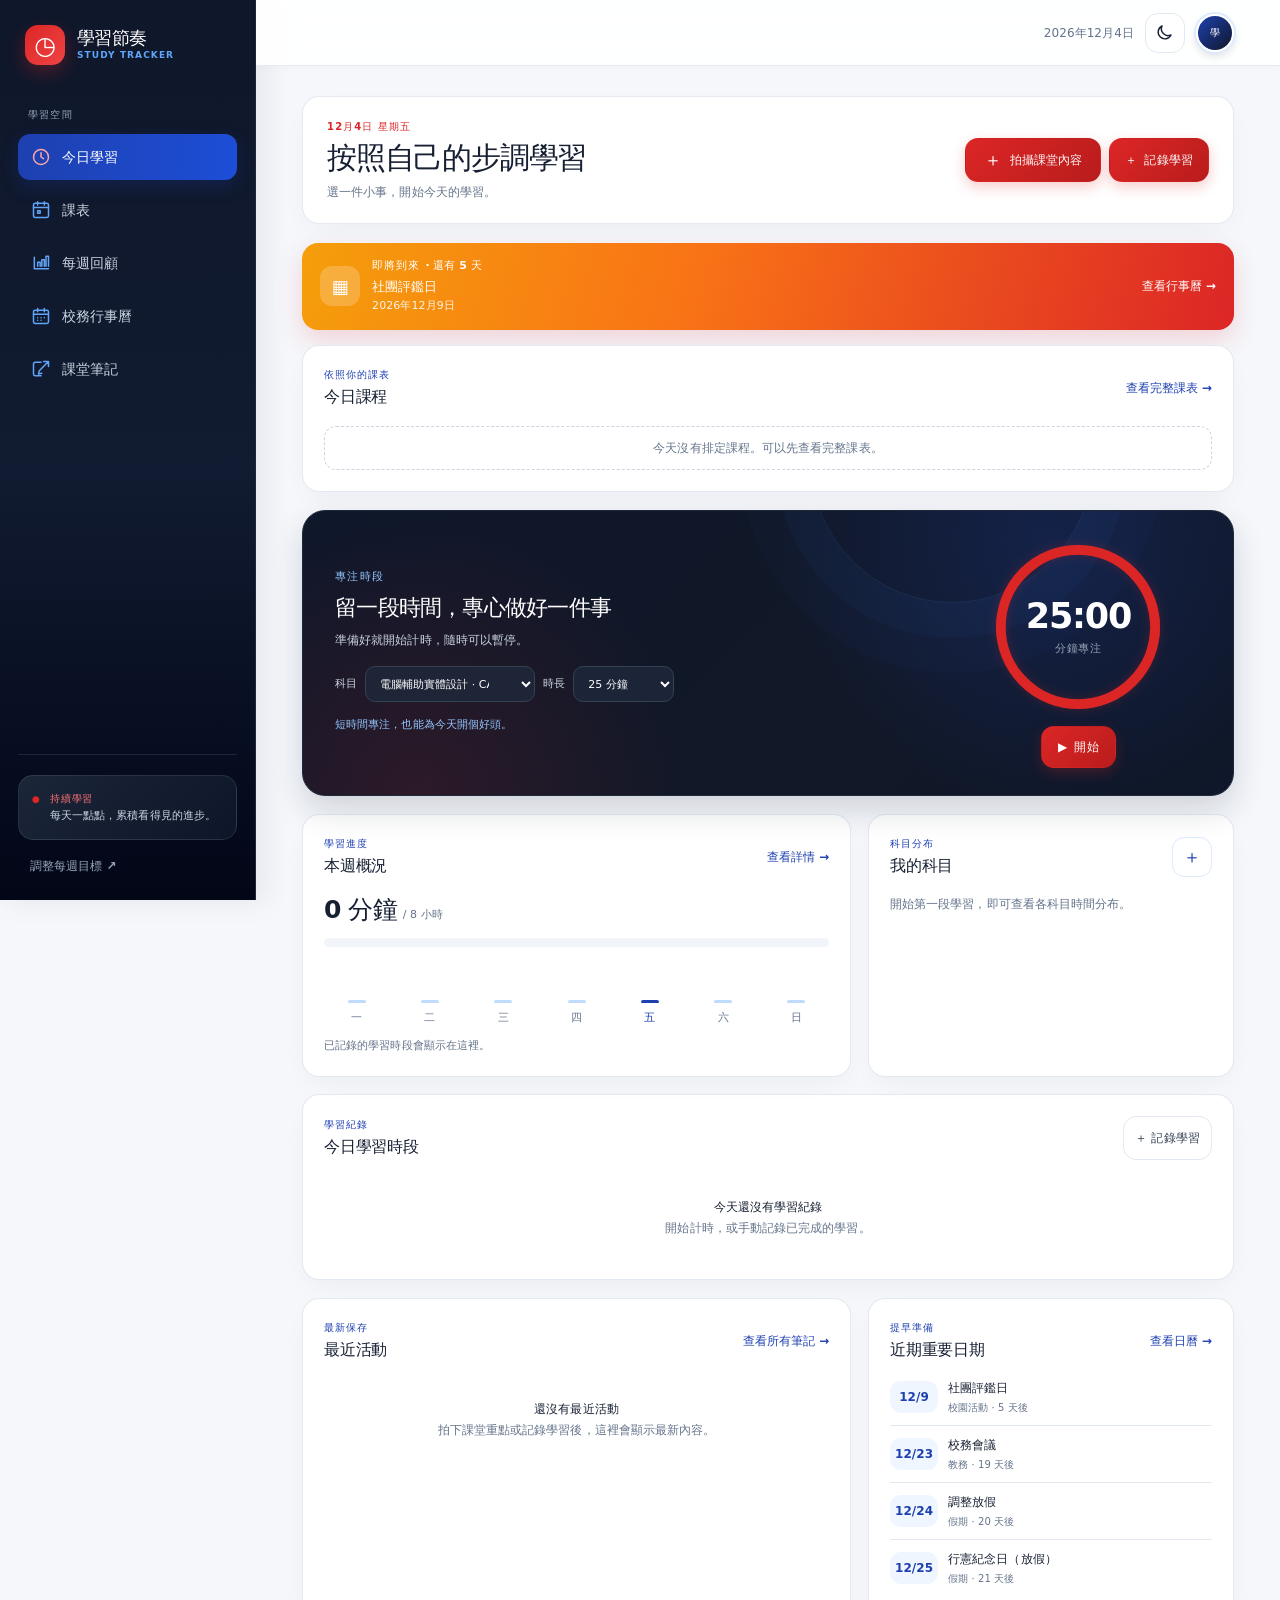
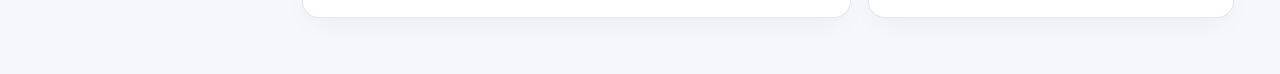
<file: index.html>
<!doctype html>
<html lang="zh-Hant-TW">
  <head>
    <meta charset="UTF-8" />
    <meta name="viewport" content="width=device-width, initial-scale=1" />
    <meta name="theme-color" content="#0f172a" />
    <meta name="description" content="記錄學習時段、拍照保存課堂筆記，並回顧每週學習進度。" />
    <link rel="manifest" href="manifest.webmanifest" />
    <link rel="icon" href="icon.svg" type="image/svg+xml" />
    <link rel="stylesheet" href="styles.css" />
    <title>學習節奏</title>
    <script>
      (() => {
        let savedTheme = null;
        try { savedTheme = localStorage.getItem("nhip-hoc-theme"); } catch {}
        const theme = savedTheme || (window.matchMedia("(prefers-color-scheme: dark)").matches ? "dark" : "light");
        document.documentElement.dataset.theme = theme;
        document.querySelector('meta[name="theme-color"]').content = theme === "dark" ? "#0b1120" : "#f5f7fb";
      })();
    </script>
  </head>
  <body>
    <main class="auth-gate" id="authGate" aria-labelledby="authTitle">
      <section class="auth-card">
        <span class="auth-brand-mark" aria-hidden="true">◷</span>
        <p class="eyebrow">私人學習空間</p>
        <h1 id="authTitle">學習節奏</h1>
        <p class="auth-description" id="authDescription">正在載入你的學習空間……</p>
        <form class="auth-form" id="signInForm" hidden>
          <label class="form-label" for="authEmail">電子郵件</label>
          <input class="form-control" id="authEmail" type="email" autocomplete="email" placeholder="name@example.com" required />
          <button class="button button-primary" id="signInButton" type="submit">寄送登入連結</button>
        </form>
        <p class="auth-message" id="authMessage" role="status" aria-live="polite"></p>
        <button class="button button-secondary auth-sign-out" id="authSignOutButton" type="button" hidden>登出此裝置</button>
      </section>
    </main>

    <div class="app-shell" id="appShell" hidden>
      <aside class="sidebar">
        <a class="brand" href="#today" aria-label="學習節奏，今日首頁">
          <span class="brand-mark" aria-hidden="true">◷</span>
          <span class="brand-copy"><strong>學習節奏</strong><small>STUDY TRACKER</small></span>
        </a>

        <p class="nav-label">學習空間</p>
        <nav class="primary-nav" aria-label="主要導覽">
          <button class="nav-item is-active" type="button" data-view="today" aria-current="page">
            <svg class="nav-icon" aria-hidden="true" viewBox="0 0 24 24" fill="none" stroke="currentColor" stroke-width="1.8" stroke-linecap="round" stroke-linejoin="round"><circle cx="12" cy="12" r="9"/><path d="M12 7v5l3 2"/></svg><span>今日學習</span>
          </button>
          <button class="nav-item" type="button" data-view="schedule">
            <svg class="nav-icon" aria-hidden="true" viewBox="0 0 24 24" fill="none" stroke="currentColor" stroke-width="1.8" stroke-linecap="round" stroke-linejoin="round"><rect x="3" y="4" width="18" height="17" rx="2"/><path d="M16 2v4M8 2v4M3 9h18M8 13h3v3H8z"/></svg><span>課表</span>
          </button>
          <button class="nav-item" type="button" data-view="review">
            <svg class="nav-icon" aria-hidden="true" viewBox="0 0 24 24" fill="none" stroke="currentColor" stroke-width="1.8" stroke-linecap="round" stroke-linejoin="round"><path d="M4 19V5m0 14h17"/><path d="M8 16v-5h3v5m2 0V8h3v8m2 0V4h3v12"/></svg><span>每週回顧</span>
          </button>
          <button class="nav-item" type="button" data-view="calendar">
            <svg class="nav-icon" aria-hidden="true" viewBox="0 0 24 24" fill="none" stroke="currentColor" stroke-width="1.8" stroke-linecap="round" stroke-linejoin="round"><rect x="3" y="5" width="18" height="16" rx="2"/><path d="M16 3v4M8 3v4M3 10h18M8 14h.01M12 14h.01M16 14h.01M8 17h.01M12 17h.01"/></svg><span>校務行事曆</span>
          </button>
          <button class="nav-item" type="button" data-view="notes">
            <svg class="nav-icon" aria-hidden="true" viewBox="0 0 24 24" fill="none" stroke="currentColor" stroke-width="1.8" stroke-linecap="round" stroke-linejoin="round"><path d="M12 20H5a2 2 0 0 1-2-2V6a2 2 0 0 1 2-2h7"/><path d="M15 3h6v6M10 14l10-10M10 14l-1 4 4-1"/></svg><span>課堂筆記</span>
          </button>
        </nav>

        <div class="sidebar-bottom">
          <div class="goal-note">
            <span class="goal-note-icon" aria-hidden="true">●</span>
            <p><strong>持續學習</strong><br />每天一點點，累積看得見的進步。</p>
          </div>
          <button class="text-button" id="openGoalSettings" type="button">調整每週目標 <span aria-hidden="true">↗</span></button>
        </div>
      </aside>

      <main class="main-content">
        <header class="topbar">
          <div class="topbar-brand"><span class="brand-mark" aria-hidden="true">◷</span> 學習節奏</div>
          <div class="topbar-right">
            <span class="today-date" id="topbarDate"></span>
            <span class="sync-status" id="syncStatus" hidden></span>
            <span class="account-email" id="accountEmail" hidden></span>
            <button class="theme-toggle" id="themeToggle" type="button" aria-label="切換至深色模式" title="深色模式">
              <svg class="theme-icon" aria-hidden="true" viewBox="0 0 24 24" fill="none" stroke="currentColor" stroke-width="1.8" stroke-linecap="round" stroke-linejoin="round"><path d="M20.2 15.1A8.5 8.5 0 0 1 8.9 3.8 8.5 8.5 0 1 0 20.2 15.1Z"/></svg>
            </button>
            <button class="button button-small button-secondary sign-out-button" id="signOutButton" type="button" hidden>登出</button>
            <button class="avatar" type="button" aria-label="帳戶">學</button>
          </div>
        </header>

        <div class="page-content">
          <section class="view-panel" id="todayView" aria-labelledby="todayTitle">
            <div class="page-heading">
              <div>
                <p class="eyebrow" id="todayDate"></p>
                <h1 id="todayTitle">按照自己的步調學習</h1>
                <p class="heading-copy">選一件小事，開始今天的學習。</p>
              </div>
              <div class="heading-actions">
                <button class="button button-primary capture-primary" type="button" data-open-note><span aria-hidden="true">＋</span> 拍攝課堂內容</button>
                <button class="button button-primary desktop-log-button" type="button" data-open-session><span aria-hidden="true">＋</span> 記錄學習</button>
              </div>
            </div>

            <section class="upcoming-banner" id="upcomingEventBanner" aria-label="即將到來的校務行事" hidden>
              <span class="upcoming-icon" aria-hidden="true">▦</span>
              <div class="upcoming-copy"><p class="eyebrow">即將到來 <span id="upcomingCountdown"></span></p><strong id="upcomingEventTitle"></strong><span id="upcomingEventDate"></span></div>
              <button class="text-button" type="button" data-view="calendar">查看行事曆 <span aria-hidden="true">→</span></button>
            </section>

            <section class="surface-panel today-classes-panel" aria-labelledby="todayClassesTitle">
              <div class="section-heading">
                <div><p class="eyebrow">依照你的課表</p><h2 id="todayClassesTitle">今日課程</h2></div>
                <button class="text-button" type="button" data-view="schedule">查看完整課表 <span aria-hidden="true">→</span></button>
              </div>
              <div class="today-class-list" id="todayScheduleList"></div>
            </section>

            <section class="focus-card" aria-labelledby="focusTitle">
              <div class="focus-copy-block">
                <p class="eyebrow eyebrow-light">專注時段</p>
                <h2 id="focusTitle">留一段時間，專心做好一件事</h2>
                <p class="focus-description">準備好就開始計時，隨時可以暫停。</p>
                <div class="focus-fields">
                  <label class="field-label" for="focusSubject">科目</label>
                  <select id="focusSubject" class="select-control"></select>
                  <label class="field-label" for="focusDuration">時長</label>
                  <select id="focusDuration" class="select-control duration-select">
                    <option value="25">25 分鐘</option>
                    <option value="45">45 分鐘</option>
                    <option value="60">60 分鐘</option>
                  </select>
                </div>
                <p class="timer-status" id="timerStatus" aria-live="polite">短時間專注，也能為今天開個好頭。</p>
              </div>
              <div class="timer-block">
                <div class="timer-ring" id="timerRing" role="timer" aria-label="剩餘時間">
                  <svg viewBox="0 0 180 180" aria-hidden="true">
                    <circle class="timer-track" cx="90" cy="90" r="78"></circle>
                    <circle class="timer-progress" id="timerProgress" cx="90" cy="90" r="78"></circle>
                  </svg>
                  <div class="timer-readout">
                    <strong id="timerDisplay">25:00</strong>
                    <span id="timerCaption">分鐘專注</span>
                  </div>
                </div>
                <div class="timer-actions">
                  <button class="button button-primary" id="timerStart" type="button"><span aria-hidden="true">▶</span> 開始</button>
                  <button class="button button-pause" id="timerPause" type="button" hidden><span aria-hidden="true">Ⅱ</span> 暫停</button>
                  <button class="button button-transparent" id="timerFinish" type="button" hidden>結束時段</button>
                </div>
              </div>
            </section>

            <div class="content-grid">
              <section class="surface-panel weekly-preview" aria-labelledby="weeklyPreviewTitle">
                <div class="section-heading">
                  <div>
                    <p class="eyebrow">學習進度</p>
                    <h2 id="weeklyPreviewTitle">本週概況</h2>
                  </div>
                  <button class="text-button" type="button" data-view="review">查看詳情 <span aria-hidden="true">→</span></button>
                </div>
                <div class="progress-summary">
                  <strong id="previewTotal">0 分鐘</strong>
                  <span id="previewGoal">/ 8 小時</span>
                </div>
                <div class="progress-track" role="progressbar" id="previewProgress" aria-label="每週學習目標進度" aria-valuemin="0" aria-valuemax="100" aria-valuenow="0">
                  <span class="progress-fill" id="previewProgressFill"></span>
                </div>
                <div class="mini-week" id="miniWeek" aria-label="每日學習時間"></div>
                <p class="muted-note" id="previewNote">已記錄的學習時段會顯示在這裡。</p>
              </section>

              <section class="surface-panel subject-preview" aria-labelledby="subjectsTitle">
                <div class="section-heading">
                  <div>
                    <p class="eyebrow">科目分布</p>
                    <h2 id="subjectsTitle">我的科目</h2>
                  </div>
                  <button class="icon-button" id="openSubjectDialog" type="button" aria-label="新增科目">＋</button>
                </div>
                <div class="subject-list" id="subjectPreviewList"></div>
              </section>
            </div>

            <section class="surface-panel sessions-panel" aria-labelledby="todaySessionsTitle">
              <div class="section-heading">
                <div>
                  <p class="eyebrow">學習紀錄</p>
                  <h2 id="todaySessionsTitle">今日學習時段</h2>
                </div>
                <button class="button button-small button-secondary" type="button" data-open-session>＋ 記錄學習</button>
              </div>
              <div class="session-list" id="todaySessionList"></div>
            </section>

            <div class="content-grid activity-grid">
              <section class="surface-panel recent-activity-panel" aria-labelledby="recentActivityTitle">
                <div class="section-heading"><div><p class="eyebrow">最新保存</p><h2 id="recentActivityTitle">最近活動</h2></div><button class="text-button" type="button" data-view="notes">查看所有筆記 <span aria-hidden="true">→</span></button></div>
                <div class="activity-list" id="recentActivityList" aria-live="polite"></div>
              </section>
              <section class="surface-panel upcoming-list-panel" aria-labelledby="upcomingListTitle">
                <div class="section-heading"><div><p class="eyebrow">提早準備</p><h2 id="upcomingListTitle">近期重要日期</h2></div><button class="text-button" type="button" data-view="calendar">查看日曆 <span aria-hidden="true">→</span></button></div>
                <div class="upcoming-list" id="upcomingEventList"></div>
              </section>
            </div>
          </section>

          <section class="view-panel" id="scheduleView" aria-labelledby="scheduleTitle" hidden>
            <div class="page-heading">
              <div>
                <p class="eyebrow">每週安排</p>
                <h1 id="scheduleTitle">我的課表</h1>
                <p class="heading-copy">選擇課程，直接記錄課堂照片、重點與老師交代的作業。</p>
              </div>
            </div>
            <div class="schedule-week-switcher">
              <button class="icon-button" id="schedulePreviousWeek" type="button" aria-label="上一週">←</button>
              <strong id="scheduleWeekLabel"></strong>
              <button class="text-button" id="scheduleThisWeek" type="button">本週</button>
              <button class="icon-button" id="scheduleNextWeek" type="button" aria-label="下一週">→</button>
            </div>
            <section class="surface-panel schedule-panel" aria-label="每週課程表">
              <div class="schedule-table-wrap">
                <table class="schedule-table">
                  <thead id="scheduleTableHead"></thead>
                  <tbody id="scheduleTableBody"></tbody>
                </table>
              </div>
              <p class="calendar-source-note">課程與時間依照你提供的課表整理。點選課程即可新增當日筆記。</p>
            </section>
          </section>

          <section class="view-panel" id="reviewView" aria-labelledby="reviewTitle" hidden>
            <div class="page-heading">
              <div>
                <p class="eyebrow" id="reviewDateLabel"></p>
                <h1 id="reviewTitle">每週學習回顧</h1>
                <p class="heading-copy">每一段學習時光，都是你完成的一小步。</p>
              </div>
              <button class="button button-secondary desktop-log-button" type="button" data-open-session>
                <span aria-hidden="true">＋</span> 記錄學習
              </button>
            </div>

            <div class="week-switcher">
              <button class="icon-button" id="previousWeek" type="button" aria-label="上一週">←</button>
              <strong id="reviewWeekLabel"></strong>
              <button class="icon-button" id="nextWeek" type="button" aria-label="下一週">→</button>
              <button class="text-button this-week-button" id="goToThisWeek" type="button">本週</button>
            </div>

            <div class="review-stats">
              <article class="surface-panel stat-panel">
                <span class="stat-icon mint" aria-hidden="true">◷</span>
                <p class="eyebrow">學習時間</p>
                <strong id="reviewTotal">0 分鐘</strong>
                <span class="stat-caption" id="reviewGoalCaption">目標：8 小時</span>
              </article>
              <article class="surface-panel stat-panel">
                <span class="stat-icon yellow" aria-hidden="true">▦</span>
                <p class="eyebrow">學習時段數</p>
                <strong id="reviewSessionCount">0</strong>
                <span class="stat-caption">已記錄時段</span>
              </article>
              <article class="surface-panel stat-panel">
                <span class="stat-icon lavender" aria-hidden="true">✦</span>
                <p class="eyebrow">有學習的天數</p>
                <strong id="reviewActiveDays">0/7</strong>
                <span class="stat-caption">本週天數</span>
              </article>
            </div>

            <section class="surface-panel chart-panel" aria-labelledby="chartTitle">
              <div class="section-heading">
                <div><p class="eyebrow">學習節奏</p><h2 id="chartTitle">每日學習時間</h2></div>
                <span class="chart-unit">分鐘</span>
              </div>
              <div class="week-chart" id="weekChart" role="img" aria-label="本週每日學習時間圖表"></div>
              <div class="goal-progress-line">
                <span id="reviewProgressLabel">0% 每週目標</span>
                <div class="progress-track" role="progressbar" id="reviewProgress" aria-label="每週目標進度" aria-valuemin="0" aria-valuemax="100" aria-valuenow="0"><span class="progress-fill" id="reviewProgressFill"></span></div>
                <button class="text-button" type="button" id="reviewGoalButton">調整目標</button>
              </div>
            </section>

            <div class="content-grid review-lower-grid">
              <section class="surface-panel" aria-labelledby="reviewSubjectsTitle">
                <div class="section-heading"><div><p class="eyebrow">科目分布</p><h2 id="reviewSubjectsTitle">各科目學習時間</h2></div></div>
                <div class="subject-list" id="reviewSubjectList"></div>
              </section>
              <section class="surface-panel" aria-labelledby="reviewSessionsTitle">
                <div class="section-heading"><div><p class="eyebrow">詳細紀錄</p><h2 id="reviewSessionsTitle">本週學習時段</h2></div></div>
                <div class="session-list" id="reviewSessionList"></div>
              </section>
            </div>
          </section>

          <section class="view-panel" id="calendarView" aria-labelledby="calendarTitle" hidden>
            <div class="page-heading">
              <div>
                <p class="eyebrow">2026 學期</p>
                <h1 id="calendarTitle">校務行事曆</h1>
                <p class="heading-copy">查看假期、考試與學期重要期限。</p>
              </div>
              <button class="button button-primary" id="openEventDialog" type="button"><span aria-hidden="true">＋</span> 標記重要日期</button>
            </div>
            <section class="surface-panel calendar-panel" aria-labelledby="calendarPanelTitle">
              <div class="section-heading calendar-heading">
                <div><p class="eyebrow">10 月 — 12 月</p><h2 id="calendarPanelTitle">重要日期</h2></div>
                <label class="sr-only" for="eventMonth">依月份篩選</label>
                <select id="eventMonth" class="month-select">
                  <option value="all">所有月份</option>
                  <option value="10">10 月</option>
                  <option value="11">11 月</option>
                  <option value="12">12 月</option>
                </select>
              </div>
              <div class="event-list" id="academicEventList"></div>
              <p class="calendar-source-note">日期依照你提供的校務行事曆整理。</p>
            </section>
          </section>

          <section class="view-panel" id="notesView" aria-labelledby="notesTitle" hidden>
            <div class="page-heading">
              <div>
                <p class="eyebrow">記錄重點，方便複習</p>
                <h1 id="notesTitle">課堂筆記</h1>
                <p class="heading-copy">拍下黑板、投影片或課本頁面，並依科目與日期保存筆記。</p>
              </div>
              <button class="button button-secondary" type="button" data-open-note><span aria-hidden="true">▧</span> 拍攝筆記</button>
            </div>
            <section class="surface-panel notes-panel" aria-label="已儲存的筆記">
              <div class="notes-toolbar">
                <div><p class="eyebrow">篩選筆記</p><label class="sr-only" for="noteSubjectFilter">依科目篩選</label><select class="month-select" id="noteSubjectFilter"><option value="all">所有科目</option></select></div>
                <span class="notes-local-note" id="notesStorageNote">照片與筆記會保存在這台裝置上。</span>
              </div>
              <div class="note-list" id="noteList" aria-live="polite"></div>
            </section>
          </section>
        </div>

        <nav class="mobile-nav" aria-label="主要導覽">
          <button class="nav-item is-active" type="button" data-view="today" aria-current="page"><svg class="nav-icon" aria-hidden="true" viewBox="0 0 24 24" fill="none" stroke="currentColor" stroke-width="1.8" stroke-linecap="round" stroke-linejoin="round"><circle cx="12" cy="12" r="9"/><path d="M12 7v5l3 2"/></svg><span>今日</span></button>
          <button class="nav-item" type="button" data-view="schedule"><svg class="nav-icon" aria-hidden="true" viewBox="0 0 24 24" fill="none" stroke="currentColor" stroke-width="1.8" stroke-linecap="round" stroke-linejoin="round"><rect x="3" y="4" width="18" height="17" rx="2"/><path d="M16 2v4M8 2v4M3 9h18M8 13h3v3H8z"/></svg><span>課表</span></button>
          <button class="nav-item" type="button" data-view="review"><svg class="nav-icon" aria-hidden="true" viewBox="0 0 24 24" fill="none" stroke="currentColor" stroke-width="1.8" stroke-linecap="round" stroke-linejoin="round"><path d="M4 19V5m0 14h17"/><path d="M8 16v-5h3v5m2 0V8h3v8m2 0V4h3v12"/></svg><span>每週回顧</span></button>
          <button class="nav-item" type="button" data-view="calendar"><svg class="nav-icon" aria-hidden="true" viewBox="0 0 24 24" fill="none" stroke="currentColor" stroke-width="1.8" stroke-linecap="round" stroke-linejoin="round"><rect x="3" y="5" width="18" height="16" rx="2"/><path d="M16 3v4M8 3v4M3 10h18M8 14h.01M12 14h.01M16 14h.01M8 17h.01M12 17h.01"/></svg><span>行事曆</span></button>
          <button class="nav-item" type="button" data-view="notes"><svg class="nav-icon" aria-hidden="true" viewBox="0 0 24 24" fill="none" stroke="currentColor" stroke-width="1.8" stroke-linecap="round" stroke-linejoin="round"><path d="M12 20H5a2 2 0 0 1-2-2V6a2 2 0 0 1 2-2h7"/><path d="M15 3h6v6M10 14l10-10M10 14l-1 4 4-1"/></svg><span>筆記</span></button>
        </nav>
      </main>
    </div>

    <dialog class="app-dialog" id="sessionDialog">
      <form method="dialog" id="sessionForm">
        <div class="dialog-heading"><div><p class="eyebrow">學習紀錄</p><h2>記錄學習時段</h2></div><button class="icon-button dialog-close" type="submit" value="cancel" formnovalidate aria-label="關閉">×</button></div>
        <label class="form-label" for="manualSubject">科目</label>
        <select class="form-control" id="manualSubject" required></select>
        <div class="form-row">
          <div><label class="form-label" for="manualMinutes">時長（分鐘）</label><input class="form-control" id="manualMinutes" type="number" min="1" max="1440" value="30" required /></div>
          <div><label class="form-label" for="manualDate">學習日期</label><input class="form-control" id="manualDate" type="date" required /></div>
        </div>
        <label class="form-label" for="manualNote">備註 <span class="optional-label">（選填）</span></label>
        <input class="form-control" id="manualNote" type="text" maxlength="100" placeholder="例如：複習第 3 章" />
        <div class="dialog-actions"><button class="button button-secondary" type="submit" value="cancel" formnovalidate>取消</button><button class="button button-primary" id="saveManualSession" type="button">儲存時段</button></div>
      </form>
    </dialog>

    <dialog class="app-dialog app-dialog-small" id="subjectDialog">
      <form method="dialog" id="subjectForm">
        <div class="dialog-heading"><div><p class="eyebrow">科目</p><h2>新增科目</h2></div><button class="icon-button dialog-close" type="submit" value="cancel" formnovalidate aria-label="關閉">×</button></div>
        <label class="form-label" for="newSubjectName">科目名稱</label>
        <input class="form-control" id="newSubjectName" type="text" maxlength="32" placeholder="例如：英文" required />
        <div class="dialog-actions"><button class="button button-secondary" type="submit" value="cancel" formnovalidate>取消</button><button class="button button-primary" id="saveSubject" type="button">新增科目</button></div>
      </form>
    </dialog>

    <dialog class="app-dialog app-dialog-small" id="goalDialog">
      <form method="dialog" id="goalForm">
        <div class="dialog-heading"><div><p class="eyebrow">每週目標</p><h2>設定適合自己的目標</h2></div><button class="icon-button dialog-close" type="submit" value="cancel" formnovalidate aria-label="關閉">×</button></div>
        <label class="form-label" for="weeklyGoalInput">每週學習時數</label>
        <input class="form-control" id="weeklyGoalInput" type="number" min="1" max="80" value="8" required />
        <div class="dialog-actions"><button class="button button-secondary" type="submit" value="cancel" formnovalidate>取消</button><button class="button button-primary" id="saveGoal" type="button">儲存目標</button></div>
      </form>
    </dialog>

    <dialog class="app-dialog app-dialog-small" id="eventDialog">
      <form method="dialog" id="eventForm">
        <div class="dialog-heading"><div><p class="eyebrow">個人行事曆</p><h2>標記重要日期</h2></div><button class="icon-button dialog-close" type="submit" value="cancel" formnovalidate aria-label="關閉">×</button></div>
        <label class="form-label" for="eventTitleInput">事件名稱</label>
        <input class="form-control" id="eventTitleInput" type="text" maxlength="80" placeholder="例如：台灣社會期中報告" required />
        <div class="form-row">
          <div><label class="form-label" for="eventStartInput">日期</label><input class="form-control" id="eventStartInput" type="date" required /></div>
          <div><label class="form-label" for="eventEndInput">結束日期 <span class="optional-label">（選填）</span></label><input class="form-control" id="eventEndInput" type="date" /></div>
        </div>
        <label class="form-label" for="eventCategoryInput">類別</label>
        <select class="form-control" id="eventCategoryInput"><option value="考試">考試</option><option value="作業期限">作業期限</option><option value="報告">報告</option><option value="提醒">提醒</option></select>
        <label class="form-label" for="eventDetailInput">備註 <span class="optional-label">（選填）</span></label>
        <textarea class="form-control note-textarea" id="eventDetailInput" maxlength="300" placeholder="考試範圍、要準備的資料……"></textarea>
        <p class="form-error" id="eventError" role="alert" hidden></p>
        <div class="dialog-actions"><button class="button button-secondary" type="submit" value="cancel" formnovalidate>取消</button><button class="button button-primary" id="saveCalendarEvent" type="button">儲存日期</button></div>
      </form>
    </dialog>

    <dialog class="app-dialog note-dialog" id="noteDialog">
      <form method="dialog" id="noteForm">
        <div class="dialog-heading"><div><p class="eyebrow">課堂筆記</p><h2>儲存重要內容</h2></div><button class="icon-button dialog-close" type="submit" value="cancel" formnovalidate aria-label="關閉">×</button></div>
        <div class="form-row">
          <div><label class="form-label" for="noteSubject">科目</label><select class="form-control" id="noteSubject" required></select></div>
          <div><label class="form-label" for="noteDate">上課日期</label><input class="form-control" id="noteDate" type="date" required /></div>
        </div>
        <label class="form-label" for="notePhoto">照片 <span class="optional-label">（選填）</span></label>
        <input class="form-control file-control" id="notePhoto" type="file" accept="image/*" capture="environment" />
        <p class="photo-status" id="notePhotoStatus" aria-live="polite">在手機上選擇照片，即可開啟相機或相簿。</p>
        <img class="note-preview" id="notePreview" alt="筆記照片預覽" hidden />
        <label class="form-label" for="noteText">重點摘要 <span class="optional-label">（若已拍照可留空）</span></label>
        <textarea class="form-control note-textarea" id="noteText" maxlength="1500" placeholder="快速記下公式、問題或需要複習的內容……"></textarea>
        <label class="form-label" for="noteAssignment">老師交代／作業 <span class="optional-label">（選填）</span></label>
        <textarea class="form-control note-textarea" id="noteAssignment" maxlength="1500" placeholder="例如：下週繳交第 3 章習題"></textarea>
        <p class="form-error" id="noteError" role="alert" hidden></p>
        <div class="dialog-actions"><button class="button button-secondary" type="submit" value="cancel" formnovalidate>取消</button><button class="button button-primary" id="saveNote" type="button">儲存筆記</button></div>
      </form>
    </dialog>

    <dialog class="photo-viewer-dialog" id="photoViewerDialog" aria-label="筆記照片">
      <button class="photo-viewer-close" id="closePhotoViewer" type="button" aria-label="關閉照片">×</button>
      <img id="photoViewerImage" alt="課堂筆記照片" />
      <p id="photoViewerCaption"></p>
    </dialog>

    <script src="cloud-config.js" defer></script>
    <script src="app.js" defer></script>
  </body>
</html>
</file>
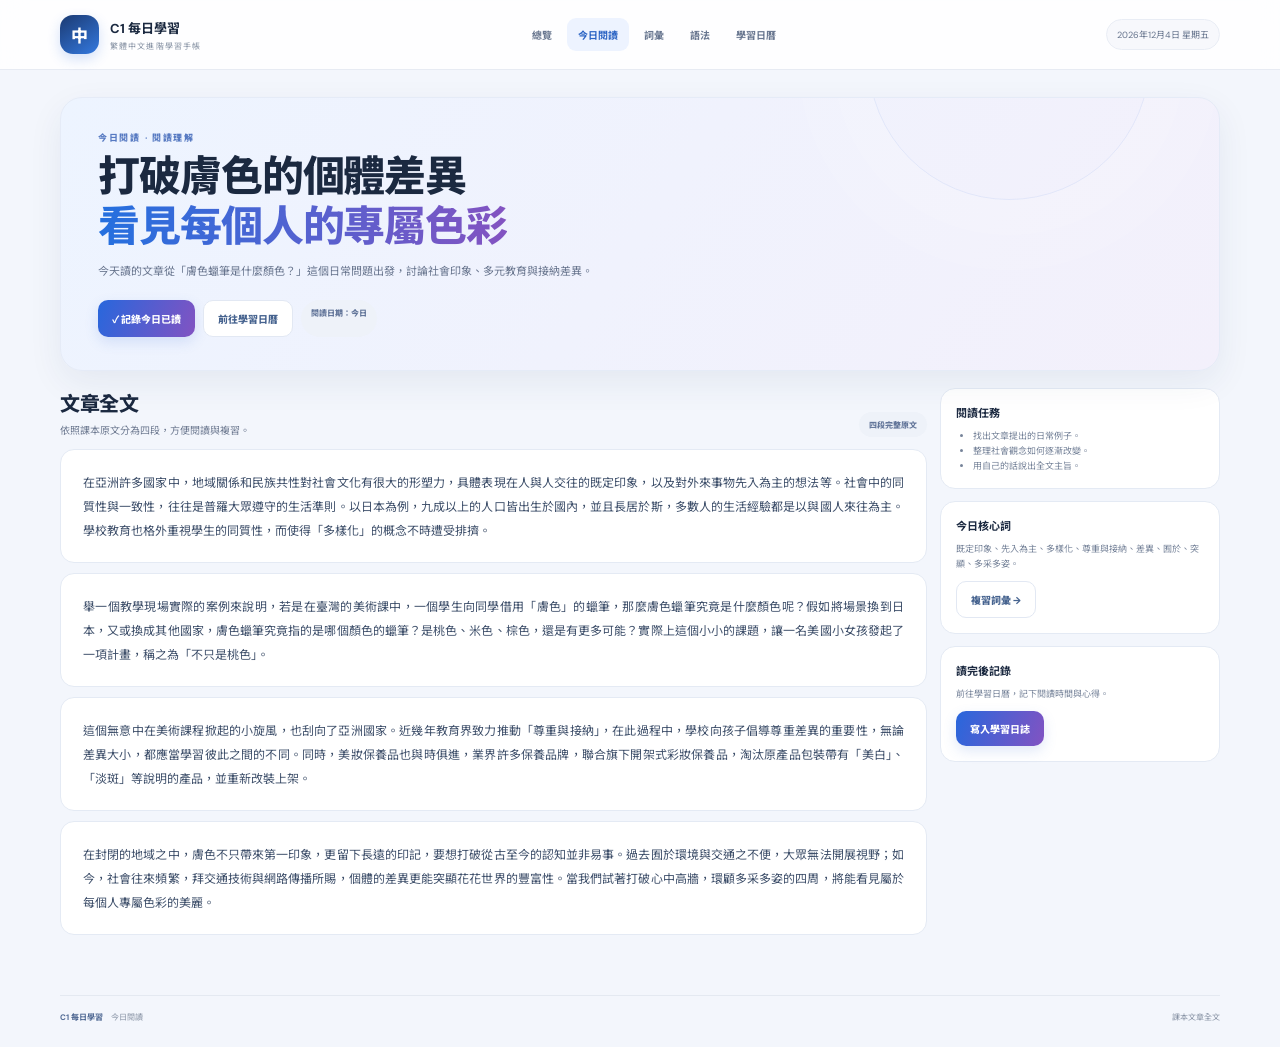
<file: c1-bai-doc.html>
<!doctype html><html lang="zh-Hant"><head><meta charset="utf-8"><meta name="viewport" content="width=device-width,initial-scale=1"><meta name="theme-color" content="#f3f6fc"><title>C1 每日學習｜今日閱讀</title><link rel="preconnect" href="https://fonts.googleapis.com"><link rel="preconnect" href="https://fonts.gstatic.com" crossorigin><link href="https://fonts.googleapis.com/css2?family=DM+Sans:wght@400;500;600;700;800&family=Noto+Sans+TC:wght@400;500;600;700;800&display=swap" rel="stylesheet"><link rel="stylesheet" href="c1-theme.css"><script defer src="c1-study.js"></script></head><body data-page="reading"><header class="topbar"><div class="shell top-inner"><a class="brand" href="c1-hoc-moi-ngay.html"><span class="brand-mark">中</span><span><b>C1 每日學習</b><small>繁體中文進階學習手帳</small></span></a><nav class="nav"><a data-page="home" href="c1-hoc-moi-ngay.html">總覽</a><a data-page="reading" href="c1-bai-doc.html">今日閱讀</a><a data-page="vocab" href="c1-ci-hui.html">詞彙</a><a data-page="grammar" href="c1-yu-fa.html">語法</a><a data-page="calendar" href="c1-xue-xi-ri-li.html">學習日曆</a></nav><span class="date-chip" data-today></span></div></header><main class="shell main"><section class="hero"><div class="eyebrow">今日閱讀 · 閱讀理解</div><h1>打破膚色的個體差異<br><span class="gradient-text">看見每個人的專屬色彩</span></h1><p>今天讀的文章從「膚色蠟筆是什麼顏色？」這個日常問題出發，討論社會印象、多元教育與接納差異。</p><div class="hero-actions"><button class="btn btn-primary" id="markRead">✓ 記錄今日已讀</button><a class="btn btn-soft" href="c1-xue-xi-ri-li.html">前往學習日曆</a><span class="tag" id="readStatus">閱讀日期：今日</span></div></section><section class="page-grid"><div><div class="section-head"><div><h2>文章全文</h2><p>依照課本原文分為四段，方便閱讀與複習。</p></div><span class="tag">四段完整原文</span></div><div class="full-article"><article class="article-card"><p>在亞洲許多國家中，地域關係和民族共性對社會文化有很大的形塑力，具體表現在人與人交往的既定印象，以及對外來事物先入為主的想法等。社會中的同質性與一致性，往往是普羅大眾遵守的生活準則。以日本為例，九成以上的人口皆出生於國內，並且長居於斯，多數人的生活經驗都是以與國人來往為主。學校教育也格外重視學生的同質性，而使得「多樣化」的概念不時遭受排擠。</p></article><article class="article-card"><p>舉一個教學現場實際的案例來說明，若是在臺灣的美術課中，一個學生向同學借用「膚色」的蠟筆，那麼膚色蠟筆究竟是什麼顏色呢？假如將場景換到日本，又或換成其他國家，膚色蠟筆究竟指的是哪個顏色的蠟筆？是桃色、米色、棕色，還是有更多可能？實際上這個小小的課題，讓一名美國小女孩發起了一項計畫，稱之為「不只是桃色」。</p></article><article class="article-card"><p>這個無意中在美術課程掀起的小旋風，也刮向了亞洲國家。近幾年教育界致力推動「尊重與接納」，在此過程中，學校向孩子倡導尊重差異的重要性，無論差異大小，都應當學習彼此之間的不同。同時，美妝保養品也與時俱進，業界許多保養品牌，聯合旗下開架式彩妝保養品，淘汰原產品包裝帶有「美白」、「淡斑」等說明的產品，並重新改裝上架。</p></article><article class="article-card"><p>在封閉的地域之中，膚色不只帶來第一印象，更留下長遠的印記，要想打破從古至今的認知並非易事。過去囿於環境與交通之不便，大眾無法開展視野；如今，社會往來頻繁，拜交通技術與網路傳播所賜，個體的差異更能突顯花花世界的豐富性。當我們試著打破心中高牆，環顧多采多姿的四周，將能看見屬於每個人專屬色彩的美麗。</p></article></div></div><aside class="page-side"><div class="side-card"><h3>閱讀任務</h3><ul><li>找出文章提出的日常例子。</li><li>整理社會觀念如何逐漸改變。</li><li>用自己的話說出全文主旨。</li></ul></div><div class="side-card"><h3>今日核心詞</h3><p>既定印象、先入為主、多樣化、尊重與接納、差異、囿於、突顯、多采多姿。</p><a class="btn btn-soft" href="c1-ci-hui.html">複習詞彙 →</a></div><div class="side-card"><h3>讀完後記錄</h3><p>前往學習日曆，記下閱讀時間與心得。</p><a class="btn btn-primary" href="c1-xue-xi-ri-li.html">寫入學習日誌</a></div></aside></section></main><footer class="shell footer"><span><strong>C1 每日學習</strong>　今日閱讀</span><span>課本文章全文</span></footer></body></html>
</file>
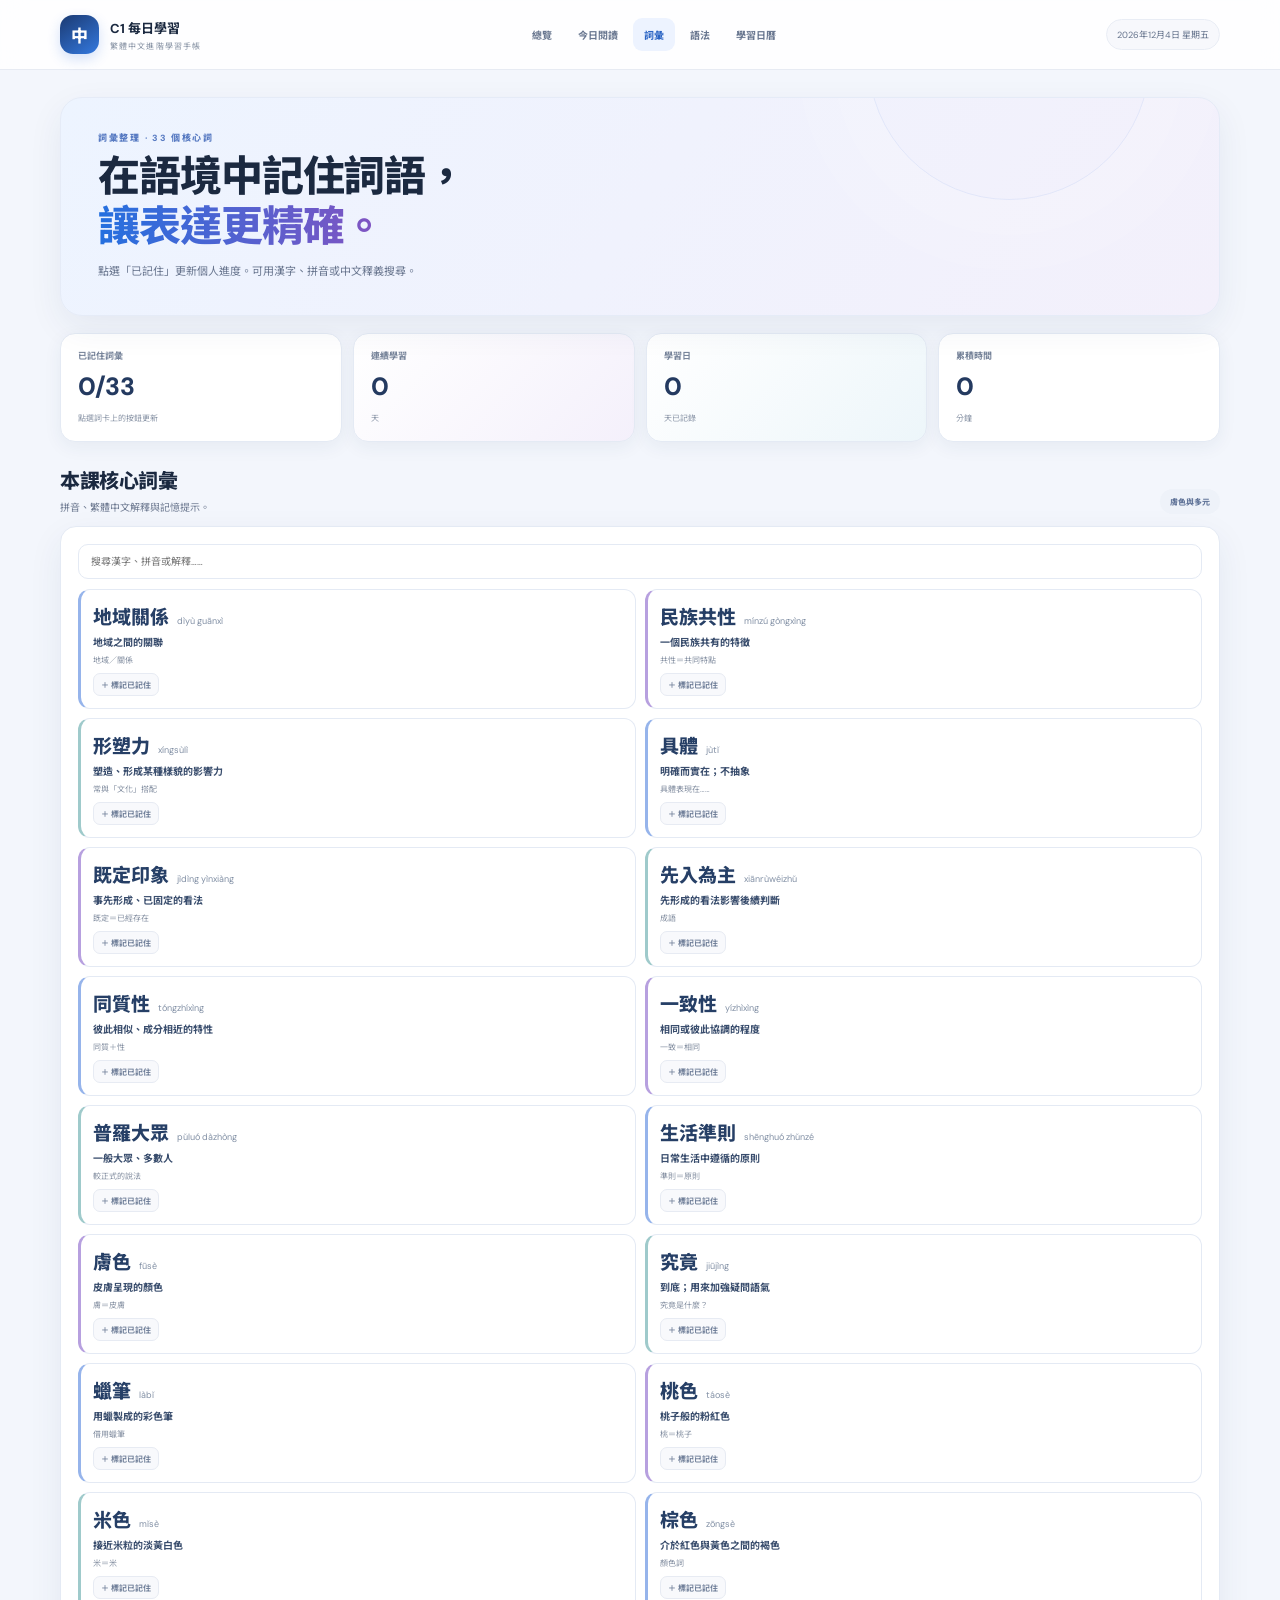
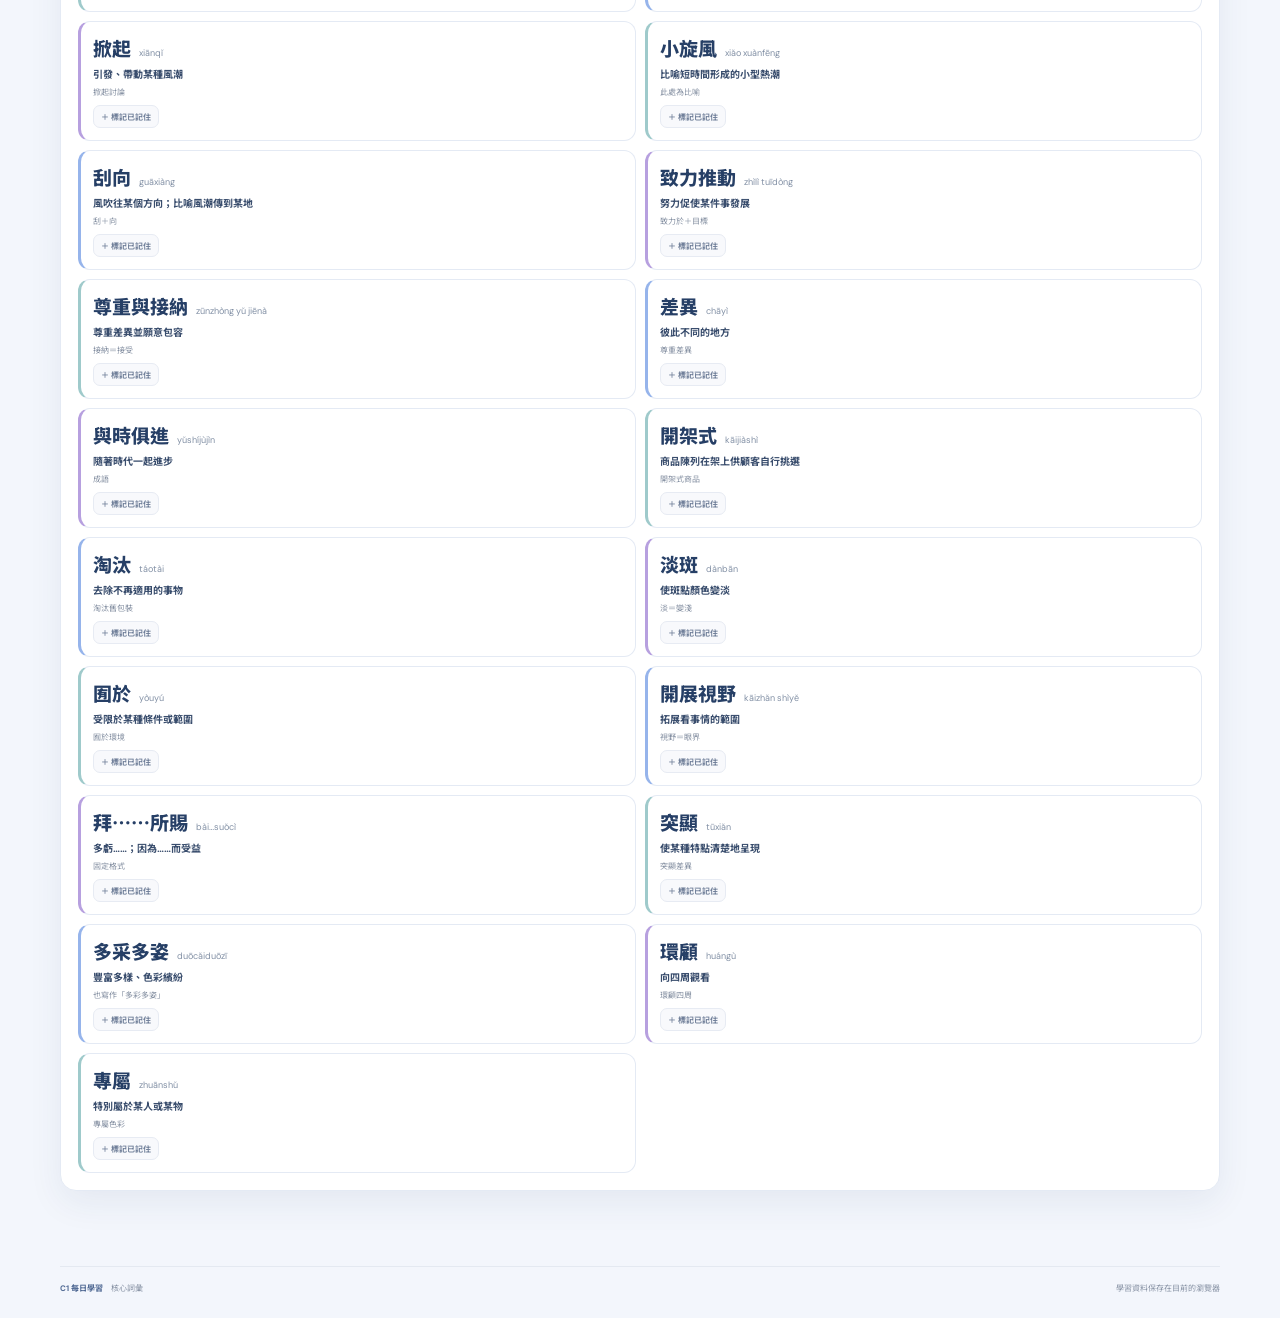
<file: c1-ci-hui.html>
<!doctype html><html lang="zh-Hant"><head><meta charset="utf-8"><meta name="viewport" content="width=device-width,initial-scale=1"><meta name="theme-color" content="#f3f6fc"><title>C1 每日學習｜核心詞彙</title><link rel="preconnect" href="https://fonts.googleapis.com"><link rel="preconnect" href="https://fonts.gstatic.com" crossorigin><link href="https://fonts.googleapis.com/css2?family=DM+Sans:wght@400;500;600;700;800&family=Noto+Sans+TC:wght@400;500;600;700;800&display=swap" rel="stylesheet"><link rel="stylesheet" href="c1-theme.css"><script defer src="c1-study.js"></script></head><body data-page="vocab"><header class="topbar"><div class="shell top-inner"><a class="brand" href="c1-hoc-moi-ngay.html"><span class="brand-mark">中</span><span><b>C1 每日學習</b><small>繁體中文進階學習手帳</small></span></a><nav class="nav"><a data-page="home" href="c1-hoc-moi-ngay.html">總覽</a><a data-page="reading" href="c1-bai-doc.html">今日閱讀</a><a data-page="vocab" href="c1-ci-hui.html">詞彙</a><a data-page="grammar" href="c1-yu-fa.html">語法</a><a data-page="calendar" href="c1-xue-xi-ri-li.html">學習日曆</a></nav><span class="date-chip" data-today></span></div></header><main class="shell main"><section class="hero"><div class="eyebrow">詞彙整理 · 33 個核心詞</div><h1>在語境中記住詞語，<br><span class="gradient-text">讓表達更精確。</span></h1><p>點選「已記住」更新個人進度。可用漢字、拼音或中文釋義搜尋。</p></section><section class="stats"><article class="stat"><div class="stat-top">已記住詞彙</div><strong data-known>0/33</strong><small>點選詞卡上的按鈕更新</small></article><article class="stat"><div class="stat-top">連續學習</div><strong data-streak>0</strong><small>天</small></article><article class="stat"><div class="stat-top">學習日</div><strong data-days>0</strong><small>天已記錄</small></article><article class="stat"><div class="stat-top">累積時間</div><strong data-minutes>0</strong><small>分鐘</small></article></section><section class="section"><div class="section-head"><div><h2>本課核心詞彙</h2><p>拼音、繁體中文解釋與記憶提示。</p></div><span class="tag">膚色與多元</span></div><div class="card"><input id="wordSearch" class="search" type="search" placeholder="搜尋漢字、拼音或解釋……" aria-label="搜尋詞彙"><div id="wordGrid" class="word-grid"></div></div></section></main><footer class="shell footer"><span><strong>C1 每日學習</strong>　核心詞彙</span><span>學習資料保存在目前的瀏覽器</span></footer></body></html>
</file>
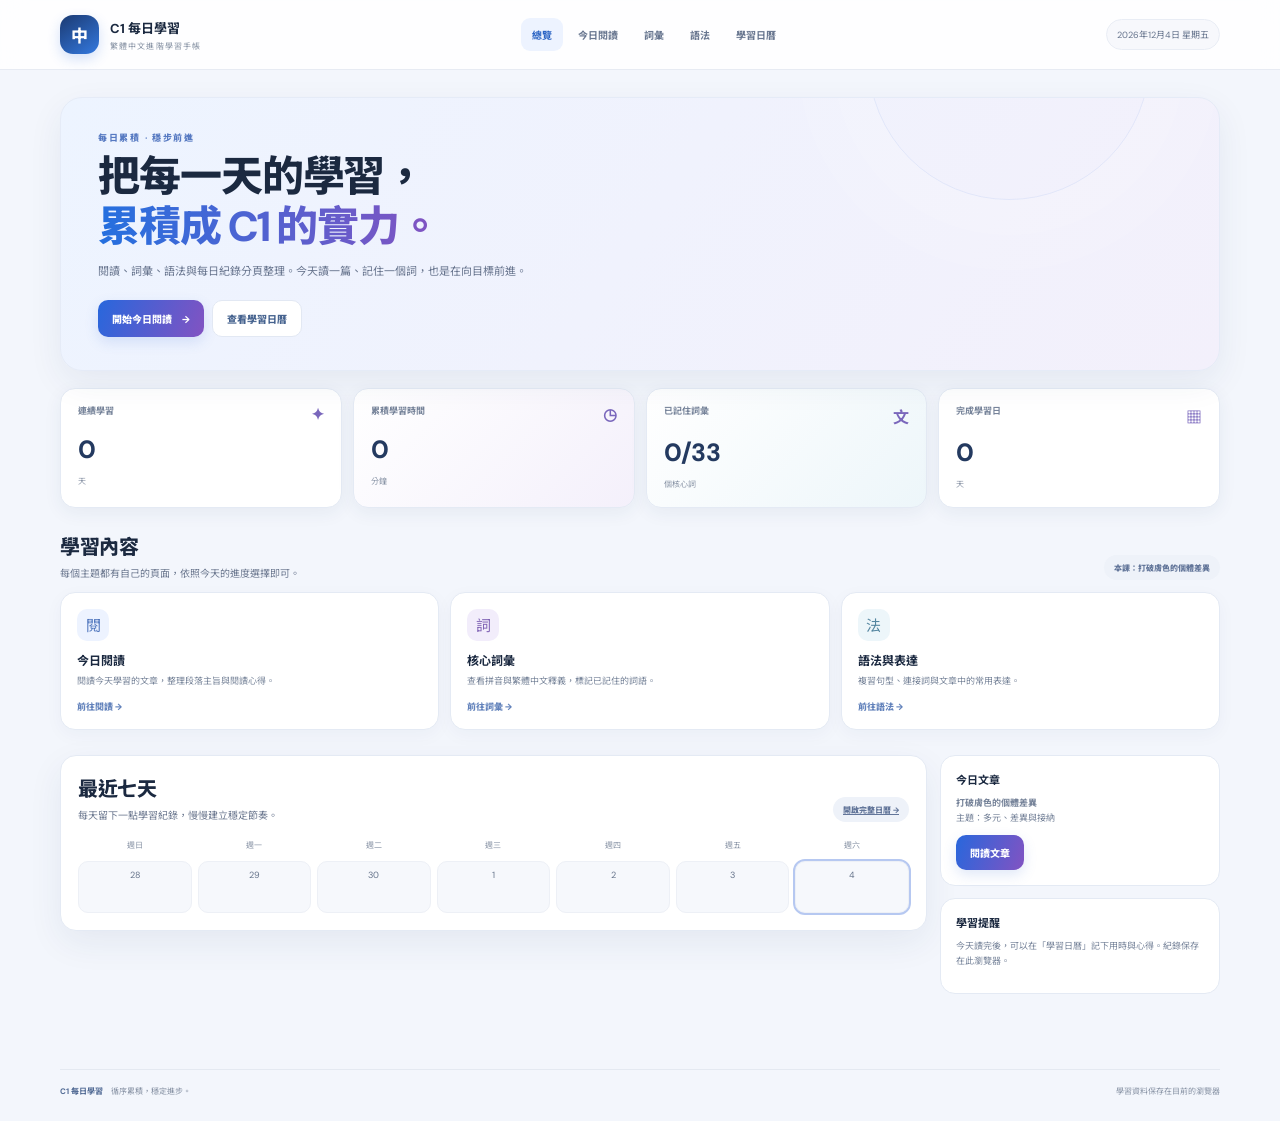
<file: c1-hoc-moi-ngay.html>
<!doctype html>
<html lang="zh-Hant"><head><meta charset="utf-8"><meta name="viewport" content="width=device-width,initial-scale=1"><meta name="theme-color" content="#f3f6fc"><title>C1 每日學習｜總覽</title><link rel="preconnect" href="https://fonts.googleapis.com"><link rel="preconnect" href="https://fonts.gstatic.com" crossorigin><link href="https://fonts.googleapis.com/css2?family=DM+Sans:wght@400;500;600;700;800&family=Noto+Sans+TC:wght@400;500;600;700;800&display=swap" rel="stylesheet"><link rel="stylesheet" href="c1-theme.css"><script defer src="c1-study.js"></script></head>
<body data-page="home"><header class="topbar"><div class="shell top-inner"><a class="brand" href="c1-hoc-moi-ngay.html"><span class="brand-mark">中</span><span><b>C1 每日學習</b><small>繁體中文進階學習手帳</small></span></a><nav class="nav"><a data-page="home" href="c1-hoc-moi-ngay.html">總覽</a><a data-page="reading" href="c1-bai-doc.html">今日閱讀</a><a data-page="vocab" href="c1-ci-hui.html">詞彙</a><a data-page="grammar" href="c1-yu-fa.html">語法</a><a data-page="calendar" href="c1-xue-xi-ri-li.html">學習日曆</a></nav><span class="date-chip" data-today></span></div></header>
<main class="shell main">
 <section class="hero"><div class="eyebrow">每日累積 · 穩步前進</div><h1>把每一天的學習，<br><span class="gradient-text">累積成 C1 的實力。</span></h1><p>閱讀、詞彙、語法與每日紀錄分頁整理。今天讀一篇、記住一個詞，也是在向目標前進。</p><div class="hero-actions"><a class="btn btn-primary" href="c1-bai-doc.html">開始今日閱讀　→</a><a class="btn btn-soft" href="c1-xue-xi-ri-li.html">查看學習日曆</a></div></section>
 <section class="stats"><article class="stat"><div class="stat-top">連續學習 <span class="stat-icon">✦</span></div><strong data-streak>0</strong><small>天</small></article><article class="stat"><div class="stat-top">累積學習時間 <span class="stat-icon">◷</span></div><strong data-minutes>0</strong><small>分鐘</small></article><article class="stat"><div class="stat-top">已記住詞彙 <span class="stat-icon">文</span></div><strong data-known>0/33</strong><small>個核心詞</small></article><article class="stat"><div class="stat-top">完成學習日 <span class="stat-icon">▦</span></div><strong data-days>0</strong><small>天</small></article></section>
 <section class="section"><div class="section-head"><div><h2>學習內容</h2><p>每個主題都有自己的頁面，依照今天的進度選擇即可。</p></div><span class="tag">本課：打破膚色的個體差異</span></div><div class="grid-3"><a class="tile" href="c1-bai-doc.html"><span class="tile-icon">閱</span><h3>今日閱讀</h3><p>閱讀今天學習的文章，整理段落主旨與閱讀心得。</p><span class="arrow">前往閱讀 →</span></a><a class="tile" href="c1-ci-hui.html"><span class="tile-icon">詞</span><h3>核心詞彙</h3><p>查看拼音與繁體中文釋義，標記已記住的詞語。</p><span class="arrow">前往詞彙 →</span></a><a class="tile" href="c1-yu-fa.html"><span class="tile-icon">法</span><h3>語法與表達</h3><p>複習句型、連接詞與文章中的常用表達。</p><span class="arrow">前往語法 →</span></a></div></section>
 <section class="page-grid section"><div class="card"><div class="section-head"><div><h2>最近七天</h2><p>每天留下一點學習紀錄，慢慢建立穩定節奏。</p></div><a class="tag" href="c1-xue-xi-ri-li.html">開啟完整日曆 →</a></div><div class="week" id="weekPreview"></div></div><aside class="page-side"><div class="side-card"><h3>今日文章</h3><p><strong>打破膚色的個體差異</strong><br>主題：多元、差異與接納</p><a class="btn btn-primary" href="c1-bai-doc.html">閱讀文章</a></div><div class="side-card"><h3>學習提醒</h3><p>今天讀完後，可以在「學習日曆」記下用時與心得。紀錄保存在此瀏覽器。</p></div></aside></section>
</main><footer class="shell footer"><span><strong>C1 每日學習</strong>　循序累積，穩定進步。</span><span>學習資料保存在目前的瀏覽器</span></footer></body></html>
</file>
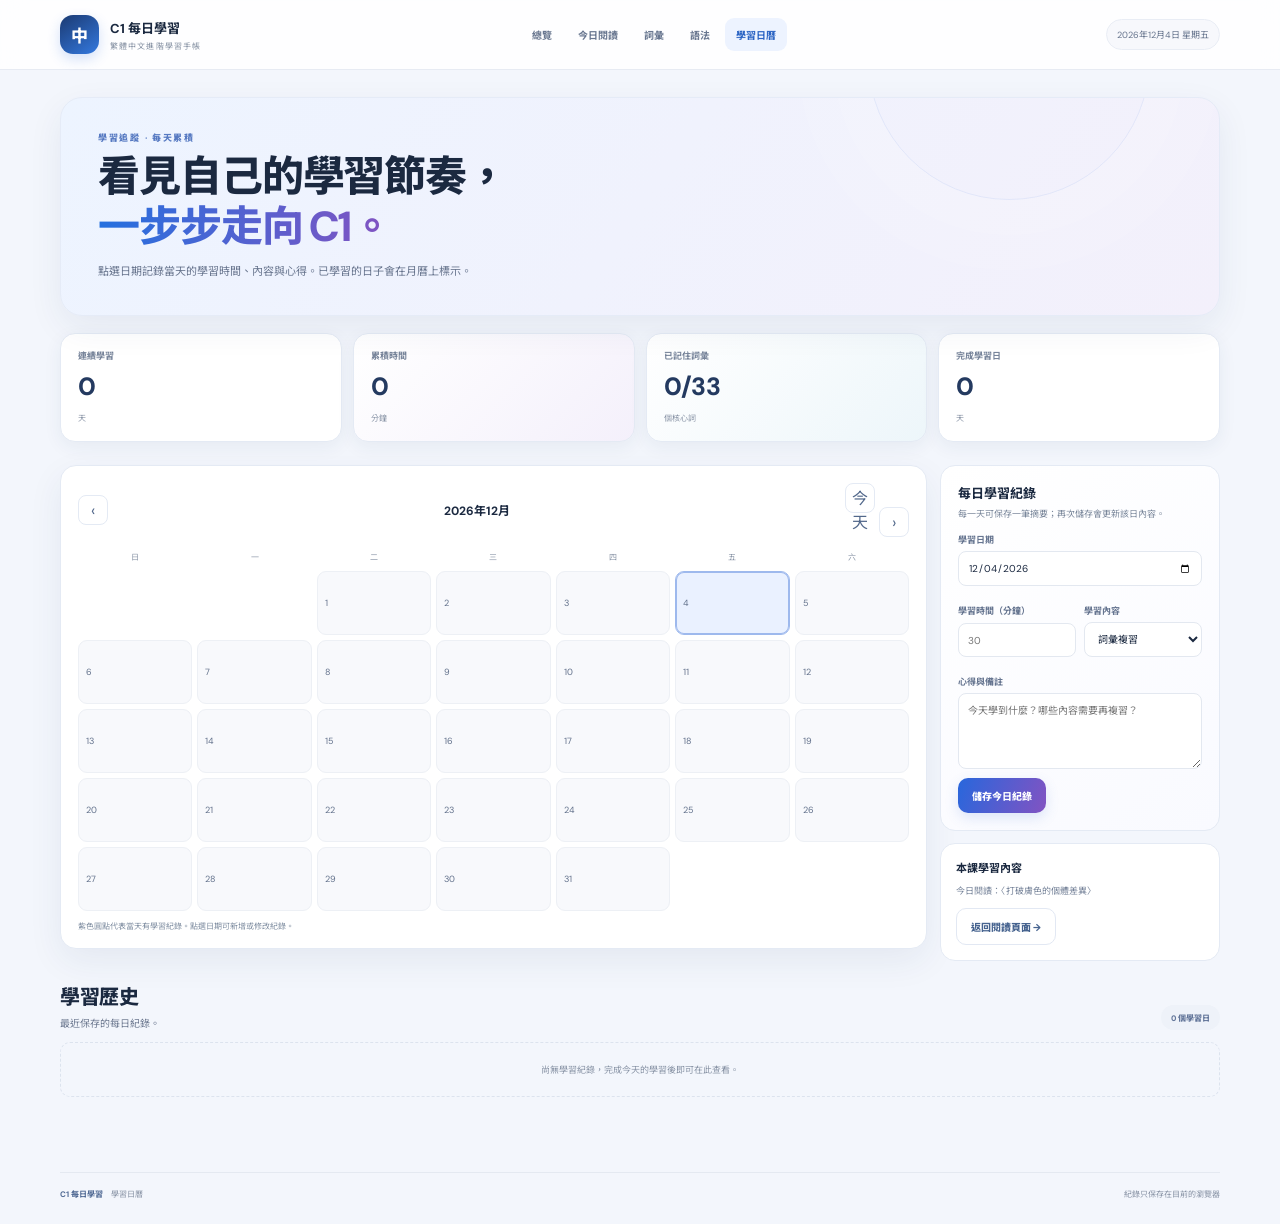
<file: c1-xue-xi-ri-li.html>
<!doctype html><html lang="zh-Hant"><head><meta charset="utf-8"><meta name="viewport" content="width=device-width,initial-scale=1"><meta name="theme-color" content="#f3f6fc"><title>C1 每日學習｜學習日曆</title><link rel="preconnect" href="https://fonts.googleapis.com"><link rel="preconnect" href="https://fonts.gstatic.com" crossorigin><link href="https://fonts.googleapis.com/css2?family=DM+Sans:wght@400;500;600;700;800&family=Noto+Sans+TC:wght@400;500;600;700;800&display=swap" rel="stylesheet"><link rel="stylesheet" href="c1-theme.css"><script defer src="c1-study.js"></script></head><body data-page="calendar"><header class="topbar"><div class="shell top-inner"><a class="brand" href="c1-hoc-moi-ngay.html"><span class="brand-mark">中</span><span><b>C1 每日學習</b><small>繁體中文進階學習手帳</small></span></a><nav class="nav"><a data-page="home" href="c1-hoc-moi-ngay.html">總覽</a><a data-page="reading" href="c1-bai-doc.html">今日閱讀</a><a data-page="vocab" href="c1-ci-hui.html">詞彙</a><a data-page="grammar" href="c1-yu-fa.html">語法</a><a data-page="calendar" href="c1-xue-xi-ri-li.html">學習日曆</a></nav><span class="date-chip" data-today></span></div></header><main class="shell main"><section class="hero"><div class="eyebrow">學習追蹤 · 每天累積</div><h1>看見自己的學習節奏，<br><span class="gradient-text">一步步走向 C1。</span></h1><p>點選日期記錄當天的學習時間、內容與心得。已學習的日子會在月曆上標示。</p></section><section class="stats"><article class="stat"><div class="stat-top">連續學習</div><strong data-streak>0</strong><small>天</small></article><article class="stat"><div class="stat-top">累積時間</div><strong data-minutes>0</strong><small>分鐘</small></article><article class="stat"><div class="stat-top">已記住詞彙</div><strong data-known>0/33</strong><small>個核心詞</small></article><article class="stat"><div class="stat-top">完成學習日</div><strong data-days>0</strong><small>天</small></article></section><section class="page-grid"><div class="card"><div class="calendar-tools"><button id="prevMonth" aria-label="上個月">‹</button><strong id="monthTitle"></strong><div><button id="todayMonth">今天</button> <button id="nextMonth" aria-label="下個月">›</button></div></div><div class="calendar-grid" id="calendarGrid"></div><div class="calendar-key">紫色圓點代表當天有學習紀錄。點選日期可新增或修改紀錄。</div></div><aside class="page-side"><form class="log-form" id="logForm"><h3>每日學習紀錄</h3><p>每一天可保存一筆摘要；再次儲存會更新該日內容。</p><div class="field"><label for="logDate">學習日期</label><input id="logDate" type="date" required></div><div class="field-row"><div class="field"><label for="logMinutes">學習時間（分鐘）</label><input id="logMinutes" type="number" min="1" max="1440" placeholder="30" required></div><div class="field"><label for="logFocus">學習內容</label><select id="logFocus"><option>詞彙複習</option><option>今日閱讀</option><option>語法練習</option><option>聽力練習</option><option>口說練習</option><option>寫作練習</option><option>綜合複習</option></select></div></div><div class="field"><label for="logNote">心得與備註</label><textarea id="logNote" placeholder="今天學到什麼？哪些內容需要再複習？"></textarea></div><button class="btn btn-primary" type="submit">儲存今日紀錄</button><span id="saveStatus" class="save-status" aria-live="polite"></span></form><div class="side-card"><h3>本課學習內容</h3><p>今日閱讀：〈打破膚色的個體差異〉</p><a class="btn btn-soft" href="c1-bai-doc.html">返回閱讀頁面 →</a></div></aside></section><section class="section" style="margin-top:20px"><div class="section-head"><div><h2>學習歷史</h2><p>最近保存的每日紀錄。</p></div><span class="tag" id="historyCount">0 個學習日</span></div><div id="historyList" class="history-list"></div></section></main><footer class="shell footer"><span><strong>C1 每日學習</strong>　學習日曆</span><span>紀錄只保存在目前的瀏覽器</span></footer></body></html>
</file>
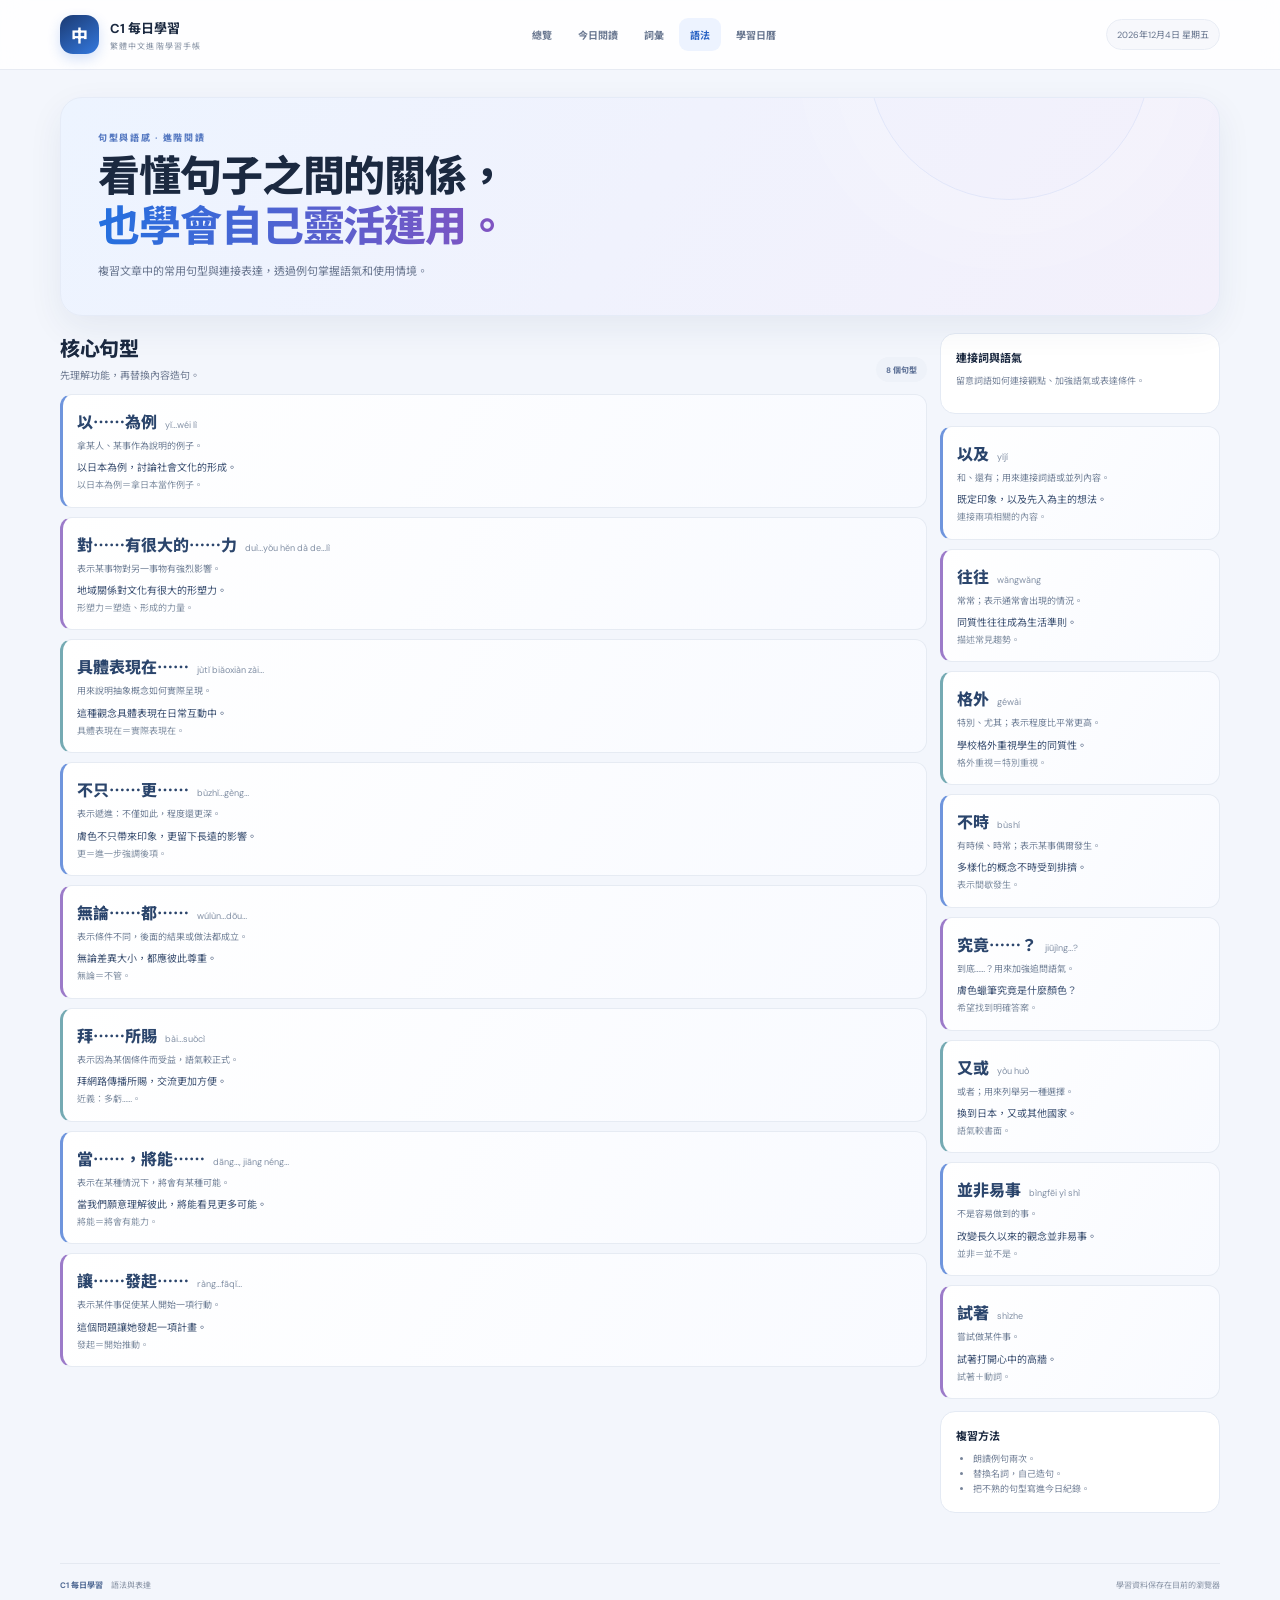
<file: c1-yu-fa.html>
<!doctype html><html lang="zh-Hant"><head><meta charset="utf-8"><meta name="viewport" content="width=device-width,initial-scale=1"><meta name="theme-color" content="#f3f6fc"><title>C1 每日學習｜語法與表達</title><link rel="preconnect" href="https://fonts.googleapis.com"><link rel="preconnect" href="https://fonts.gstatic.com" crossorigin><link href="https://fonts.googleapis.com/css2?family=DM+Sans:wght@400;500;600;700;800&family=Noto+Sans+TC:wght@400;500;600;700;800&display=swap" rel="stylesheet"><link rel="stylesheet" href="c1-theme.css"><script defer src="c1-study.js"></script></head><body data-page="grammar"><header class="topbar"><div class="shell top-inner"><a class="brand" href="c1-hoc-moi-ngay.html"><span class="brand-mark">中</span><span><b>C1 每日學習</b><small>繁體中文進階學習手帳</small></span></a><nav class="nav"><a data-page="home" href="c1-hoc-moi-ngay.html">總覽</a><a data-page="reading" href="c1-bai-doc.html">今日閱讀</a><a data-page="vocab" href="c1-ci-hui.html">詞彙</a><a data-page="grammar" href="c1-yu-fa.html">語法</a><a data-page="calendar" href="c1-xue-xi-ri-li.html">學習日曆</a></nav><span class="date-chip" data-today></span></div></header><main class="shell main"><section class="hero"><div class="eyebrow">句型與語感 · 進階閱讀</div><h1>看懂句子之間的關係，<br><span class="gradient-text">也學會自己靈活運用。</span></h1><p>複習文章中的常用句型與連接表達，透過例句掌握語氣和使用情境。</p></section><div class="page-grid"><section class="section"><div class="section-head"><div><h2>核心句型</h2><p>先理解功能，再替換內容造句。</p></div><span class="tag">8 個句型</span></div><div class="grammar-list" id="grammarList"></div></section><aside class="page-side"><div class="side-card"><h3>連接詞與語氣</h3><p>留意詞語如何連接觀點、加強語氣或表達條件。</p></div><div class="grammar-list" id="expressionList"></div><div class="side-card"><h3>複習方法</h3><ul><li>朗讀例句兩次。</li><li>替換名詞，自己造句。</li><li>把不熟的句型寫進今日紀錄。</li></ul></div></aside></div></main><footer class="shell footer"><span><strong>C1 每日學習</strong>　語法與表達</span><span>學習資料保存在目前的瀏覽器</span></footer></body></html>
</file>
<file: styles.css>
:root {
  color-scheme: light;
  --page: #f8fafc;
  --surface: #ffffff;
  --surface-soft: #f8fafc;
  --surface-mint: #eff6ff;
  --ink: #0f172a;
  --muted: #64748b;
  --line: #e2e8f0;
  --green: #1e40af;
  --green-dark: #1e3a8a;
  --green-soft: #dbeafe;
  --red: #dc2626;
  --red-dark: #b91c1c;
  --yellow: #e8bd58;
  --lavender: #e9e4f3;
  --shadow: 0 12px 36px rgba(15, 23, 42, .08);
  font-family: "Plus Jakarta Sans", Inter, ui-sans-serif, system-ui, -apple-system, BlinkMacSystemFont, "Segoe UI", sans-serif;
  font-synthesis: none;
  text-rendering: optimizeLegibility;
}

* { box-sizing: border-box; }
body { margin: 0; background: var(--page); color: var(--ink); font-size: 14px; line-height: 1.5; }
button, input, select { font: inherit; }
button { color: inherit; }
button:focus-visible, input:focus-visible, select:focus-visible { outline: 3px solid rgba(47, 118, 88, .25); outline-offset: 2px; }
[hidden] { display: none !important; }

.app-shell { min-height: 100vh; }
.sidebar { position: fixed; inset: 0 auto 0 0; width: 238px; padding: 27px 18px 20px; display: flex; flex-direction: column; background: var(--surface); border-right: 1px solid var(--line); z-index: 5; }
.brand { display: flex; align-items: center; gap: 10px; padding: 0 8px; color: var(--ink); text-decoration: none; font-size: 17px; font-weight: 650; letter-spacing: -.03em; }
.brand-mark { width: 31px; height: 31px; display: inline-grid; place-items: center; border-radius: 11px; background: var(--green); color: white; font-size: 19px; line-height: 1; }
.nav-label { margin: 42px 10px 10px; color: #9aa39d; text-transform: uppercase; letter-spacing: .09em; font-size: 11px; font-weight: 650; }
.primary-nav { display: grid; gap: 5px; }
.nav-item { border: 0; border-radius: 10px; background: transparent; color: var(--muted); min-height: 43px; padding: 0 11px; display: flex; align-items: center; gap: 11px; text-align: left; cursor: pointer; transition: background .15s, color .15s; }
.nav-item:hover { background: var(--surface-soft); color: var(--ink); }
.nav-item.is-active { color: var(--green-dark); background: var(--surface-mint); font-weight: 600; }
.nav-icon { width: 21px; text-align: center; font-size: 20px; line-height: 1; }
.sidebar-bottom { margin-top: auto; }
.goal-note { display: flex; gap: 10px; align-items: flex-start; padding: 14px 12px; border-radius: 13px; background: var(--surface-soft); color: var(--muted); font-size: 12px; }
.goal-note p { margin: 0; }
.goal-note strong { color: var(--ink); font-size: 12px; font-weight: 600; }
.goal-note-icon { color: var(--green); font-size: 17px; }
.text-button { padding: 5px 0; border: 0; background: none; color: var(--green); font-size: 12px; font-weight: 600; cursor: pointer; }
.text-button:hover { color: var(--green-dark); }
.sidebar-bottom > .text-button { margin: 12px 12px 0; }

.main-content { min-height: 100vh; margin-left: 238px; }
.topbar { height: 70px; padding: 0 clamp(24px, 4.5vw, 62px); display: flex; align-items: center; justify-content: space-between; border-bottom: 1px solid var(--line); background: rgba(255, 255, 255, .55); }
.topbar-brand { display: none; align-items: center; gap: 9px; font-weight: 650; }
.topbar-brand .brand-mark { width: 27px; height: 27px; font-size: 16px; border-radius: 9px; }
.topbar-right { display: flex; align-items: center; gap: 14px; margin-left: auto; }
.today-date { color: var(--muted); font-size: 12px; }
.avatar { width: 34px; height: 34px; border: 0; border-radius: 50%; background: var(--green-soft); color: var(--green-dark); font-weight: 650; cursor: default; }
.page-content { max-width: 1200px; margin: 0 auto; padding: 37px clamp(24px, 4.5vw, 62px) 56px; }
.page-heading { display: flex; justify-content: space-between; align-items: flex-end; gap: 18px; margin-bottom: 24px; }
.eyebrow { margin: 0 0 6px; color: var(--muted); font-size: 11px; letter-spacing: .1em; font-weight: 650; }
.page-heading h1 { margin: 0; font-size: clamp(24px, 2.5vw, 30px); font-weight: 550; line-height: 1.2; letter-spacing: -.045em; }
.heading-copy { margin: 7px 0 0; color: var(--muted); font-size: 13px; }
.button { min-height: 42px; border: 1px solid transparent; border-radius: 10px; padding: 0 15px; display: inline-flex; align-items: center; justify-content: center; gap: 7px; cursor: pointer; font-size: 12px; font-weight: 600; white-space: nowrap; transition: transform .12s, background .15s, border-color .15s; }
.button:active { transform: translateY(1px); }
.button-primary { background: var(--green); color: white; }
.button-primary:hover { background: var(--green-dark); }
.button-secondary { background: var(--surface); border-color: var(--line); color: var(--ink); }
.button-secondary:hover { border-color: #c9d8cc; background: var(--surface-soft); }
.button-light { background: #f7fbf7; color: var(--green-dark); }
.button-light:hover { background: white; }
.button-transparent { background: transparent; color: rgba(255,255,255,.82); }
.button-transparent:hover { background: rgba(255,255,255,.1); color: white; }
.button-small { min-height: 35px; padding: 0 11px; font-size: 11px; }
.desktop-log-button { flex: 0 0 auto; }
.heading-actions { display: flex; flex-wrap: wrap; gap: 8px; align-items: center; }

.focus-card { min-height: 280px; padding: 27px 33px; overflow: hidden; position: relative; display: grid; grid-template-columns: minmax(0, 1fr) 245px; align-items: center; gap: 25px; border-radius: 19px; background: #285e47; color: white; box-shadow: var(--shadow); }
.focus-card::after { content: ""; position: absolute; width: 280px; height: 280px; right: 140px; top: -190px; border: 1px solid rgba(255,255,255,.09); border-radius: 50%; box-shadow: 0 0 0 35px rgba(255,255,255,.025), 0 0 0 70px rgba(255,255,255,.02); pointer-events: none; }
.focus-copy-block { position: relative; z-index: 1; max-width: 560px; }
.eyebrow-light { color: #bed8c7; }
.focus-card h2 { margin: 0; font-size: 20px; font-weight: 550; letter-spacing: -.025em; }
.focus-description { margin: 7px 0 17px; max-width: 400px; color: #d5e5da; font-size: 12px; }
.focus-fields { display: flex; flex-wrap: wrap; align-items: center; gap: 8px; }
.field-label { color: #d2e2d7; font-size: 11px; }
.select-control { min-height: 36px; max-width: 170px; border: 1px solid rgba(255,255,255,.2); border-radius: 8px; padding: 0 29px 0 10px; background: rgba(255,255,255,.1); color: white; font-size: 11px; }
.select-control option { color: var(--ink); background: white; }
.duration-select { max-width: 115px; }
.timer-status { margin: 15px 0 0; min-height: 19px; color: #d5e5da; font-size: 11px; }
.timer-block { position: relative; z-index: 1; display: grid; justify-items: center; gap: 10px; }
.timer-ring { width: 162px; height: 162px; position: relative; display: grid; place-items: center; }
.timer-ring svg { width: 100%; height: 100%; transform: rotate(-90deg); overflow: visible; }
.timer-ring circle { fill: none; stroke-width: 4; }
.timer-track { stroke: rgba(255,255,255,.17); }
.timer-progress { stroke: #d9eddb; stroke-linecap: round; stroke-dasharray: 490.1; stroke-dashoffset: 0; transition: stroke-dashoffset .35s linear; }
.timer-readout { position: absolute; inset: 0; display: flex; flex-direction: column; align-items: center; justify-content: center; }
.timer-readout strong { font-size: 30px; font-weight: 500; line-height: 1.15; letter-spacing: -.035em; font-variant-numeric: tabular-nums; }
.timer-readout span { margin-top: 5px; color: #d5e5da; font-size: 11px; }
.timer-actions { display: flex; justify-content: center; gap: 4px; }
.timer-actions .button { min-height: 34px; padding: 0 13px; font-size: 11px; }

.content-grid { display: grid; grid-template-columns: minmax(0, 1.2fr) minmax(260px, .8fr); gap: 16px; margin-top: 17px; }
.surface-panel { min-width: 0; padding: 20px; border: 1px solid var(--line); border-radius: 15px; background: var(--surface); box-shadow: 0 3px 12px rgba(29, 43, 35, .025); }
.section-heading { display: flex; align-items: center; justify-content: space-between; gap: 12px; margin-bottom: 18px; }
.section-heading h2 { margin: 0; font-size: 15px; font-weight: 600; letter-spacing: -.015em; }
.section-heading .eyebrow { margin-bottom: 3px; }
.progress-summary { display: flex; align-items: baseline; gap: 6px; }
.progress-summary strong { font-size: 22px; line-height: 1.2; font-weight: 600; letter-spacing: -.035em; font-variant-numeric: tabular-nums; }
.progress-summary span { color: var(--muted); font-size: 11px; }
.progress-track { height: 7px; overflow: hidden; border-radius: 99px; background: #edf1ed; }
.weekly-preview > .progress-track { margin: 12px 0 18px; }
.progress-fill { display: block; width: 0; height: 100%; border-radius: inherit; background: var(--green); transition: width .3s ease; }
.mini-week { display: grid; grid-template-columns: repeat(7, 1fr); gap: 8px; }
.mini-day { min-width: 0; display: grid; justify-items: center; gap: 7px; color: var(--muted); font-size: 11px; }
.mini-day-bar-wrap { width: 100%; height: 37px; display: flex; align-items: flex-end; justify-content: center; }
.mini-day-bar { width: min(18px, 65%); min-height: 3px; border-radius: 4px 4px 2px 2px; background: var(--green-soft); }
.mini-day.is-today { color: var(--green-dark); font-weight: 650; }
.mini-day.is-today .mini-day-bar { background: var(--green); }
.muted-note { margin: 12px 0 0; color: var(--muted); font-size: 11px; }
.icon-button { width: 34px; height: 34px; border: 1px solid var(--line); border-radius: 9px; display: inline-grid; place-items: center; background: var(--surface); color: var(--ink); font-size: 18px; line-height: 1; cursor: pointer; }
.icon-button:hover { border-color: #c9d8cc; background: var(--surface-soft); }
.subject-list { display: grid; gap: 14px; }
.subject-row { display: grid; grid-template-columns: minmax(0,1fr) auto; align-items: center; gap: 7px 12px; }
.subject-row-label { display: flex; min-width: 0; align-items: center; gap: 8px; }
.subject-copy { display: grid; min-width: 0; gap: 2px; }
.subject-dot { width: 8px; height: 8px; flex: 0 0 auto; border-radius: 50%; background: var(--green); }
.subject-row:nth-child(3n + 2) .subject-dot { background: #d6aa4c; }
.subject-row:nth-child(3n) .subject-dot { background: #8a78b2; }
.subject-name { overflow: hidden; color: var(--ink); font-size: 12px; text-overflow: ellipsis; white-space: nowrap; }
.subject-translation { overflow: hidden; color: var(--muted); font-size: 11px; font-weight: 400; text-overflow: ellipsis; white-space: nowrap; }
.subject-time { color: var(--muted); font-size: 11px; font-variant-numeric: tabular-nums; }
.subject-bar { grid-column: 1 / -1; height: 5px; overflow: hidden; border-radius: 99px; background: #eff2ef; }
.subject-bar > span { display: block; height: 100%; border-radius: inherit; background: var(--green); }
.subject-row:nth-child(3n + 2) .subject-bar > span { background: #d6aa4c; }
.subject-row:nth-child(3n) .subject-bar > span { background: #8a78b2; }
.empty-subjects { color: var(--muted); font-size: 12px; }
.empty-subjects button { margin-left: 4px; }
.sessions-panel { margin-top: 17px; }
.session-list { display: grid; }
.session-item { min-width: 0; padding: 12px 0; border-top: 1px solid var(--line); display: grid; grid-template-columns: minmax(0,1fr) auto; align-items: center; gap: 5px 14px; }
.session-item:first-child { padding-top: 0; border-top: 0; }
.session-main { min-width: 0; display: flex; align-items: center; gap: 10px; }
.session-mark { width: 34px; height: 34px; flex: 0 0 auto; display: grid; place-items: center; border-radius: 11px; background: var(--surface-mint); color: var(--green); font-size: 14px; }
.session-copy { min-width: 0; }
.session-copy strong { display: block; overflow: hidden; font-size: 12px; font-weight: 600; text-overflow: ellipsis; white-space: nowrap; }
.session-copy span { display: block; margin-top: 2px; color: var(--muted); font-size: 11px; }
.session-duration { color: var(--muted); font-size: 11px; white-space: nowrap; font-variant-numeric: tabular-nums; }
.session-note { grid-column: 1 / -1; margin-left: 44px; color: var(--muted); font-size: 11px; }
.empty-state { padding: 21px 12px; text-align: center; color: var(--muted); font-size: 12px; }
.empty-state strong { display: block; margin-bottom: 3px; color: var(--ink); font-size: 12px; font-weight: 600; }

.week-switcher { display: flex; align-items: center; justify-content: center; gap: 12px; margin: 3px 0 17px; }
.week-switcher > strong { min-width: 184px; text-align: center; font-size: 12px; font-weight: 600; }
.this-week-button { margin-left: 6px; }
.review-stats { display: grid; grid-template-columns: repeat(3, 1fr); gap: 14px; }
.stat-panel { min-height: 150px; padding: 17px 18px; }
.stat-icon { width: 30px; height: 30px; margin-bottom: 10px; display: grid; place-items: center; border-radius: 10px; font-size: 17px; }
.stat-icon.mint { background: var(--surface-mint); color: var(--green); }
.stat-icon.yellow { background: #f8f0d8; color: #96721f; }
.stat-icon.lavender { background: var(--lavender); color: #716094; }
.stat-panel .eyebrow { margin: 0 0 4px; }
.stat-panel > strong { display: block; font-size: 21px; line-height: 1.3; font-weight: 600; letter-spacing: -.03em; font-variant-numeric: tabular-nums; }
.stat-caption { color: var(--muted); font-size: 11px; }
.chart-panel { margin-top: 15px; }
.chart-unit { color: var(--muted); font-size: 11px; }
.week-chart { min-height: 195px; display: grid; grid-template-columns: repeat(7, minmax(0,1fr)); align-items: end; gap: 10px; padding: 10px 6px 0; border-bottom: 1px solid var(--line); background: repeating-linear-gradient(to top, transparent 0, transparent 47px, var(--line) 48px, transparent 49px); }
.chart-day { height: 100%; min-width: 0; display: grid; grid-template-rows: minmax(0,1fr) 17px; justify-items: center; align-items: end; gap: 8px; color: var(--muted); font-size: 11px; }
.chart-bar-wrap { width: 100%; height: 100%; display: flex; align-items: flex-end; justify-content: center; position: relative; }
.chart-bar { width: min(32px, 75%); min-height: 3px; position: relative; border-radius: 6px 6px 2px 2px; background: var(--green-soft); transition: height .25s ease; }
.chart-day.is-today { color: var(--green-dark); font-weight: 650; }
.chart-day.is-today .chart-bar { background: var(--green); }
.chart-value { position: absolute; top: -18px; left: 50%; transform: translateX(-50%); color: var(--muted); font-size: 11px; font-weight: 500; white-space: nowrap; }
.goal-progress-line { display: grid; grid-template-columns: auto minmax(50px,1fr) auto; align-items: center; gap: 13px; margin-top: 18px; }
.goal-progress-line > span { color: var(--muted); font-size: 11px; white-space: nowrap; }
.review-lower-grid { margin-top: 15px; }
.review-lower-grid .surface-panel { min-height: 178px; }
.review-lower-grid .session-item { grid-template-columns: minmax(0,1fr) auto; }

.app-dialog { width: min(450px, calc(100vw - 28px)); max-height: calc(100vh - 28px); padding: 23px; border: 1px solid var(--line); border-radius: 17px; background: var(--surface); color: var(--ink); box-shadow: 0 24px 90px rgba(18, 35, 25, .2); }
.app-dialog::backdrop { background: rgba(20, 35, 27, .38); backdrop-filter: blur(3px); }
.app-dialog-small { width: min(390px, calc(100vw - 28px)); }
.dialog-heading { display: flex; align-items: flex-start; justify-content: space-between; gap: 15px; margin-bottom: 20px; }
.dialog-heading h2 { margin: 0; font-size: 19px; font-weight: 600; letter-spacing: -.03em; }
.dialog-heading .eyebrow { margin-bottom: 3px; }
.dialog-close { font-size: 22px; }
.form-label { display: block; margin: 13px 0 6px; color: var(--ink); font-size: 11px; font-weight: 600; }
.optional-label { color: var(--muted); font-weight: 400; }
.form-control { width: 100%; min-height: 42px; border: 1px solid var(--line); border-radius: 9px; padding: 0 11px; background: var(--surface); color: var(--ink); font-size: 13px; }
.form-control::placeholder { color: #9aa39d; }
.form-row { display: grid; grid-template-columns: 1fr 1fr; gap: 12px; }
.dialog-actions { margin-top: 23px; display: flex; justify-content: flex-end; gap: 9px; }
.mobile-nav { display: none; }
.sr-only { position: absolute; width: 1px; height: 1px; padding: 0; margin: -1px; overflow: hidden; clip: rect(0,0,0,0); white-space: nowrap; border: 0; }

.upcoming-banner { margin: 0 0 15px; padding: 13px 16px; display: flex; align-items: center; gap: 12px; border: 1px solid #dce9de; border-radius: 13px; background: var(--surface-mint); }
.upcoming-icon { width: 34px; height: 34px; flex: 0 0 auto; display: grid; place-items: center; border-radius: 10px; background: var(--surface); color: var(--green); font-size: 18px; }
.upcoming-copy { min-width: 0; display: grid; gap: 2px; flex: 1; }
.upcoming-copy .eyebrow { margin: 0; }
.upcoming-copy .eyebrow span { color: var(--green); letter-spacing: 0; }
.upcoming-copy strong { overflow: hidden; font-size: 12px; font-weight: 600; text-overflow: ellipsis; white-space: nowrap; }
.upcoming-copy > span { color: var(--muted); font-size: 11px; }
.upcoming-banner > .text-button { flex: 0 0 auto; }

.month-select { min-height: 37px; max-width: 200px; padding: 0 30px 0 10px; border: 1px solid var(--line); border-radius: 9px; background: var(--surface); color: var(--ink); font: inherit; font-size: 11px; }
.calendar-panel { padding: 22px; }
.calendar-heading { align-items: center; }
.event-list { display: grid; }
.event-item { padding: 14px 2px; border-top: 1px solid var(--line); display: grid; grid-template-columns: 92px minmax(0,1fr); align-items: center; gap: 16px; }
.event-item:first-child { border-top: 0; }
.event-date-box { min-height: 55px; padding: 7px 10px; display: grid; align-content: center; justify-items: center; gap: 1px; border-radius: 11px; background: var(--surface-soft); color: var(--green-dark); text-align: center; }
.event-date-box strong { font-size: 16px; font-weight: 600; line-height: 1.25; font-variant-numeric: tabular-nums; }
.event-date-box span { color: var(--muted); font-size: 11px; }
.event-main { min-width: 0; }
.event-title-row { display: flex; align-items: center; justify-content: space-between; gap: 12px; }
.event-title-row h3 { margin: 0; font-size: 12px; font-weight: 600; line-height: 1.45; }
.event-detail { margin: 3px 0 0; color: var(--muted); font-size: 11px; }
.event-category { display: inline-block; margin-top: 5px; color: var(--green); font-size: 11px; }
.event-status { flex: 0 0 auto; padding: 3px 7px; border-radius: 99px; background: var(--surface-soft); color: var(--muted); font-size: 11px; }
.event-status.upcoming { background: var(--surface-mint); color: var(--green-dark); }
.event-status.active { background: #f7f0da; color: #816623; }
.calendar-source-note { margin: 12px 0 0; color: var(--muted); font-size: 11px; }

.notes-panel { padding: 21px; }
.notes-toolbar { display: flex; align-items: flex-end; justify-content: space-between; gap: 15px; margin-bottom: 18px; }
.notes-toolbar .eyebrow { margin-bottom: 5px; }
.notes-local-note { color: var(--muted); font-size: 11px; }
.note-list { display: grid; gap: 20px; }
.note-date-group h2 { margin: 0 0 10px; color: var(--muted); font-size: 12px; font-weight: 600; }
.note-cards { display: grid; grid-template-columns: repeat(2, minmax(0,1fr)); gap: 12px; }
.note-card { min-width: 0; padding: 13px; border: 1px solid var(--line); border-radius: 12px; background: var(--surface-soft); }
.note-card-head { display: flex; justify-content: space-between; align-items: flex-start; gap: 10px; margin-bottom: 10px; }
.note-card-head strong { display: block; font-size: 12px; font-weight: 600; }
.note-card-head span { display: block; margin-top: 3px; color: var(--muted); font-size: 11px; }
.note-card-text { margin: 0 0 10px; font-size: 12px; white-space: pre-wrap; overflow-wrap: anywhere; }
.note-assignment { margin: 0 0 10px; padding: 10px 11px; border-left: 3px solid #dc2626; border-radius: 0 9px 9px 0; background: #fef2f2; }
.note-assignment strong { display: block; margin-bottom: 4px; color: #b91c1c; font-size: 10px; }
.note-assignment p { margin: 0; color: #334155; font-size: 12px; white-space: pre-wrap; overflow-wrap: anywhere; }
.note-image { width: 100%; max-height: 330px; display: block; border-radius: 9px; background: var(--surface); object-fit: contain; }
.notes-error { color: #a33d33; }
.file-control { min-height: auto; padding: 9px; font-size: 12px; }
.photo-status { margin: 6px 0 0; color: var(--muted); font-size: 11px; }
.note-preview { width: 100%; max-height: 245px; margin-top: 10px; border-radius: 10px; background: var(--surface-soft); object-fit: contain; }
.note-textarea { min-height: 105px; padding: 10px 11px; resize: vertical; line-height: 1.5; }
.form-error { margin: 9px 0 0; color: #a33d33; font-size: 11px; }
.note-dialog { width: min(530px, calc(100vw - 28px)); }

@media (max-width: 980px) {
  .sidebar { width: 205px; }
  .main-content { margin-left: 205px; }
  .focus-card { grid-template-columns: minmax(0,1fr) 200px; padding: 24px; }
  .timer-ring { width: 145px; height: 145px; }
  .content-grid { grid-template-columns: minmax(0,1.1fr) minmax(220px,.9fr); }
}

@media (max-width: 760px) {
  .sidebar { display: none; }
  .main-content { margin-left: 0; }
  .topbar { height: 58px; padding: 0 18px; }
  .topbar-brand { display: flex; }
  .today-date { display: none; }
  .page-content { padding: 25px 18px 100px; }
  .page-heading { align-items: flex-start; flex-direction: column; margin-bottom: 19px; }
  .heading-actions { width: 100%; }
  .heading-actions .button { flex: 1; }
  .page-heading h1 { font-size: 25px; }
  .heading-copy { max-width: 310px; font-size: 12px; }
  .desktop-log-button { display: none; }
  .focus-card { grid-template-columns: minmax(0,1fr) 158px; gap: 9px; min-height: 265px; padding: 22px 19px; }
  .focus-card h2 { font-size: 17px; }
  .focus-description { font-size: 11px; }
  .field-label { width: 100%; margin-top: 3px; }
  .focus-fields { gap: 7px; }
  .select-control { max-width: calc(100% - 3px); }
  .duration-select { max-width: 100px; }
  .timer-ring { width: 135px; height: 135px; }
  .timer-readout strong { font-size: 25px; }
  .timer-actions { flex-direction: column; width: 100%; align-items: center; }
  .timer-actions .button { width: max-content; }
  .content-grid { grid-template-columns: 1fr; }
  .surface-panel { padding: 17px; }
  .review-stats { gap: 9px; }
  .stat-panel { min-height: 135px; padding: 13px; }
  .stat-panel > strong { font-size: 18px; }
  .stat-caption { font-size: 11px; }
  .week-chart { min-height: 170px; gap: 4px; }
  .note-cards { grid-template-columns: 1fr; }
  .notes-toolbar { align-items: flex-start; flex-direction: column; }
  .upcoming-banner { align-items: flex-start; }
  .upcoming-banner > .text-button { align-self: center; }
  .goal-progress-line { grid-template-columns: 1fr auto; gap: 8px; }
  .goal-progress-line .progress-track { grid-column: 1 / -1; grid-row: 2; }
  .goal-progress-line > span { grid-column: 1; }
  .goal-progress-line > .text-button { grid-column: 2; grid-row: 1; }
  .mobile-nav { position: fixed; z-index: 10; inset: auto 0 0; padding: 7px 10px max(7px, env(safe-area-inset-bottom)); display: grid; grid-template-columns: repeat(4, minmax(0,1fr)); gap: 4px; border-top: 1px solid var(--line); background: var(--surface); }
  .mobile-nav .nav-item { min-height: 48px; flex-direction: column; justify-content: center; gap: 1px; padding: 3px; font-size: 11px; text-align: center; }
  .mobile-nav .nav-icon { font-size: 17px; }
}

@media (max-width: 490px) {
  .page-content { padding-right: 14px; padding-left: 14px; }
  .focus-card { grid-template-columns: 1fr; }
  .focus-copy-block { max-width: none; }
  .focus-fields { display: grid; grid-template-columns: auto minmax(0,1fr) auto minmax(0, .85fr); align-items: center; gap: 6px; }
  .focus-fields .field-label { width: auto; margin: 0; }
  .select-control { width: 100%; min-width: 0; }
  .timer-block { grid-template-columns: 1fr auto; justify-items: start; gap: 15px; margin-top: 5px; }
  .timer-ring { width: 112px; height: 112px; }
  .timer-readout strong { font-size: 22px; }
  .timer-readout span { font-size: 11px; }
  .timer-actions { align-items: flex-start; }
  .timer-actions .button { width: auto; min-width: 116px; }
  .review-stats { grid-template-columns: repeat(3, minmax(0,1fr)); }
  .stat-panel { min-height: 130px; padding: 11px 9px; }
  .stat-panel > strong { font-size: 16px; }
  .stat-icon { width: 27px; height: 27px; }
  .stat-caption { font-size: 11px; }
  .week-switcher { gap: 7px; }
  .week-switcher > strong { min-width: 135px; font-size: 11px; }
  .this-week-button { margin-left: 0; }
  .chart-panel { padding: 15px 12px; }
  .week-chart { min-height: 155px; }
  .chart-value { font-size: 11px; }
  .form-row { grid-template-columns: 1fr; gap: 0; }
  .calendar-panel, .notes-panel { padding: 15px; }
  .event-item { grid-template-columns: 72px minmax(0,1fr); gap: 10px; }
  .event-title-row { align-items: flex-start; flex-direction: column; gap: 5px; }
  .event-date-box { padding: 6px 4px; }
  .event-date-box strong { font-size: 14px; }
  .heading-actions .button { padding: 0 10px; font-size: 11px; }
}

@media (prefers-reduced-motion: reduce) {
  *, *::before, *::after { scroll-behavior: auto !important; transition-duration: .01ms !important; animation-duration: .01ms !important; animation-iteration-count: 1 !important; }
}

/* Visual system adapted from the supplied interface reference. */
body { background: var(--page); color: var(--ink); }
button:focus-visible, input:focus-visible, select:focus-visible, textarea:focus-visible { outline-color: rgba(59, 130, 246, .42); }
.sidebar { width: 256px; padding: 25px 18px 20px; background: linear-gradient(180deg, #0f172a 0%, #111b31 52%, #020617 100%); border-right: 1px solid #1e293b; color: #f8fafc; box-shadow: 8px 0 28px rgba(15, 23, 42, .08); }
.brand { gap: 12px; padding: 0 7px; color: white; font-size: 18px; font-weight: 800; }
.brand-mark { width: 40px; height: 40px; border-radius: 13px; background: linear-gradient(135deg, #dc2626, #ef4444); box-shadow: 0 7px 18px rgba(220, 38, 38, .3); font-size: 25px; }
.brand-copy { display: grid; gap: 1px; }
.brand-copy strong { font-size: 18px; line-height: 1.1; }
.brand-copy small { color: #60a5fa; font-size: 9px; font-weight: 750; letter-spacing: .12em; }
.nav-label { margin: 42px 10px 12px; color: #94a3b8; font-size: 10px; letter-spacing: .12em; }
.primary-nav { gap: 7px; }
.nav-item { min-height: 46px; padding: 0 13px; border-radius: 12px; color: #cbd5e1; transition: background .2s, color .2s, transform .2s; }
.nav-item:hover { background: rgba(148, 163, 184, .12); color: white; }
.nav-item.is-active { color: white; background: linear-gradient(100deg, #1e40af, #1d4ed8); box-shadow: 0 7px 18px rgba(30, 64, 175, .24); font-weight: 700; }
.nav-icon { width: 20px; height: 20px; flex: 0 0 auto; color: #60a5fa; font-size: 19px; }
.nav-item.is-active .nav-icon { color: #fca5a5; }
.sidebar-bottom { padding-top: 20px; border-top: 1px solid rgba(148, 163, 184, .16); }
.goal-note { padding: 15px 13px; border: 1px solid rgba(148, 163, 184, .17); border-radius: 15px; background: linear-gradient(135deg, rgba(30, 41, 59, .92), rgba(15, 23, 42, .92)); color: #cbd5e1; font-size: 11px; }
.goal-note strong { color: #f87171; font-size: 10px; letter-spacing: .08em; }
.goal-note-icon { padding-top: 2px; color: #dc2626; font-size: 9px; }
.sidebar-bottom > .text-button { color: #94a3b8; }
.sidebar-bottom > .text-button:hover { color: #60a5fa; }
.main-content { margin-left: 256px; }
.topbar { position: sticky; top: 0; z-index: 8; height: 66px; padding: 0 clamp(24px, 3.6vw, 52px); border-bottom-color: rgba(226, 232, 240, .9); background: rgba(255,255,255,.93); box-shadow: 0 2px 8px rgba(15,23,42,.025); backdrop-filter: blur(14px); }
.topbar-brand { font-weight: 800; }
.topbar-brand .brand-mark { width: 29px; height: 29px; font-size: 18px; }
.avatar { width: 38px; height: 38px; border: 2px solid white; background: linear-gradient(135deg, #1e40af, #0f172a); color: white; box-shadow: 0 0 0 2px #dbeafe, 0 4px 10px rgba(15,23,42,.15); font-size: 10px; }
.page-content { max-width: 1320px; padding: 30px clamp(22px, 3.6vw, 48px) 56px; }
.page-heading { align-items: center; margin-bottom: 19px; padding: 22px 24px; border: 1px solid rgba(226,232,240,.88); border-radius: 17px; background: white; box-shadow: 0 10px 30px -8px rgba(15,23,42,.05); }
.page-heading .eyebrow { color: var(--red); font-size: 10px; font-weight: 800; letter-spacing: .11em; }
.page-heading h1 { color: #0f172a; font-size: clamp(24px, 2.4vw, 30px); font-weight: 800; letter-spacing: -.04em; }
.heading-copy { color: #64748b; font-size: 12px; }
.button { min-height: 42px; border-radius: 11px; font-size: 12px; font-weight: 700; }
.button-primary { background: linear-gradient(135deg, #dc2626 0%, #b91c1c 100%); box-shadow: 0 5px 14px rgba(220,38,38,.24); }
.button-primary:hover { background: linear-gradient(135deg, #ef4444 0%, #dc2626 100%); box-shadow: 0 7px 18px rgba(220,38,38,.32); transform: translateY(-1px); }
.button-secondary { border-color: #e2e8f0; background: white; color: #334155; }
.button-secondary:hover { border-color: #bfdbfe; background: #eff6ff; color: #1e40af; }
.button-light { background: #eff6ff; color: #1e40af; }
.button-light:hover { background: white; }
.button-pause { min-height: 42px; padding: 0 15px; border: 1px solid transparent; border-radius: 11px; background: #f59e0b; color: #0f172a; font-size: 12px; font-weight: 700; cursor: pointer; }
.button-pause:hover { background: #fbbf24; }
.button-transparent { border: 1px solid #334155; border-radius: 11px; color: #cbd5e1; }
.button-transparent:hover { background: rgba(255,255,255,.1); color: white; }
.focus-card { min-height: 286px; padding: 27px 32px; border: 1px solid #1e293b; border-radius: 23px; background: radial-gradient(circle at 80% 10%, rgba(30,64,175,.25), transparent 34%), radial-gradient(circle at 12% 100%, rgba(220,38,38,.14), transparent 32%), linear-gradient(135deg, #0f172a, #111827 62%, #0f172a); box-shadow: 0 14px 32px rgba(15,23,42,.16); }
.focus-card::after { border-color: rgba(96,165,250,.12); box-shadow: 0 0 0 35px rgba(59,130,246,.035), 0 0 0 70px rgba(59,130,246,.025); }
.eyebrow-light { color: #93c5fd; font-weight: 800; letter-spacing: .12em; }
.focus-card h2 { font-size: 22px; font-weight: 800; letter-spacing: -.035em; }
.focus-description { color: #cbd5e1; }
.field-label { color: #cbd5e1; font-weight: 700; }
.select-control { border-color: #334155; border-radius: 10px; background: rgba(30,41,59,.82); color: white; }
.select-control:focus { border-color: #60a5fa; outline: none; box-shadow: 0 0 0 3px rgba(59,130,246,.22); }
.select-control option { color: #0f172a; }
.timer-status { color: #93c5fd; }
.timer-ring { width: 178px; height: 178px; }
.timer-ring circle { stroke-width: 10; }
.timer-track { stroke: #1e293b; }
.timer-progress { stroke: #dc2626; filter: drop-shadow(0 0 5px rgba(220,38,38,.24)); }
.timer-readout strong { font-size: 35px; font-weight: 800; }
.timer-readout span { color: #94a3b8; text-transform: uppercase; letter-spacing: .08em; }
.timer-actions { gap: 9px; }
.timer-actions .button { min-height: 42px; padding: 0 16px; font-size: 12px; }
.content-grid { gap: 17px; margin-top: 18px; }
.surface-panel { padding: 21px; border-color: rgba(226,232,240,.95); border-radius: 17px; box-shadow: 0 10px 28px -8px rgba(15,23,42,.055); }
.section-heading { margin-bottom: 17px; }
.section-heading .eyebrow { color: #1e40af; font-size: 10px; font-weight: 800; }
.section-heading h2 { color: #0f172a; font-size: 16px; font-weight: 750; }
.weekly-preview .progress-summary strong { font-size: 25px; font-weight: 800; }
.weekly-preview > .progress-track { margin: 13px 0 19px; }
.progress-track { height: 9px; background: #f1f5f9; }
.progress-fill { background: linear-gradient(90deg, #1e40af, #3b82f6); }
.mini-day.is-today { color: #1e40af; }
.mini-day.is-today .mini-day-bar { background: #1e40af; }
.mini-day-bar { background: #bfdbfe; }
.text-button { color: #1e40af; }
.text-button:hover { color: #1e3a8a; }
.icon-button { border-color: #dbeafe; border-radius: 10px; color: #1e40af; }
.icon-button:hover { border-color: #bfdbfe; background: #eff6ff; }
.subject-dot, .subject-bar > span { background: #1e40af; }
.subject-row:nth-child(3n + 2) .subject-dot, .subject-row:nth-child(3n + 2) .subject-bar > span { background: #dc2626; }
.subject-row:nth-child(3n) .subject-dot, .subject-row:nth-child(3n) .subject-bar > span { background: #3b82f6; }
.subject-bar { background: #f1f5f9; }
.session-mark { background: #eff6ff; color: #1e40af; }
.stat-icon.mint { background: #eff6ff; color: #1e40af; }
.stat-icon.yellow { background: #fef2f2; color: #dc2626; }
.stat-icon.lavender { background: #dbeafe; color: #1d4ed8; }
.chart-bar { background: #bfdbfe; }
.chart-day.is-today { color: #1e40af; }
.chart-day.is-today .chart-bar { background: #dc2626; }
.goal-progress-line .progress-fill { background: #dc2626; }
.upcoming-banner { padding: 15px 18px; border: 0; border-radius: 16px; background: linear-gradient(105deg, #f59e0b 0%, #f97316 42%, #dc2626 100%); color: white; box-shadow: 0 10px 25px rgba(220,38,38,.17); }
.upcoming-icon { width: 40px; height: 40px; border-radius: 12px; background: rgba(255,255,255,.2); color: white; }
.upcoming-copy .eyebrow, .upcoming-copy .eyebrow span { color: white; }
.upcoming-copy strong { font-size: 13px; }
.upcoming-copy > span { color: rgba(255,255,255,.9); }
.upcoming-banner > .text-button { color: white; }
.upcoming-banner > .text-button:hover { color: #fff7ed; }
.calendar-panel, .notes-panel { border-radius: 18px; }
.event-date-box { background: #eff6ff; color: #1e40af; }
.event-category { color: #1e40af; }
.event-status.upcoming { background: #eff6ff; color: #1e40af; }
.event-status.active { background: #fef3c7; color: #92400e; }
.note-card { border-color: #e2e8f0; border-radius: 14px; background: #f8fafc; }
.app-dialog { border-color: #dbeafe; border-radius: 19px; box-shadow: 0 24px 90px rgba(15,23,42,.28); }
.app-dialog::backdrop { background: rgba(15,23,42,.6); backdrop-filter: blur(4px); }
.form-control { border-color: #cbd5e1; border-radius: 10px; }
.form-control:focus { border-color: #3b82f6; outline: none; box-shadow: 0 0 0 3px rgba(59,130,246,.15); }

@media (max-width: 980px) {
  .sidebar { width: 210px; }
  .main-content { margin-left: 210px; }
  .focus-card { grid-template-columns: minmax(0,1fr) 190px; padding: 24px; }
  .timer-ring { width: 158px; height: 158px; }
}

@media (max-width: 760px) {
  .sidebar { display: none; }
  .main-content { margin-left: 0; }
  .topbar { height: 60px; }
  .page-content { padding-top: 22px; }
  .page-heading { padding: 19px; border-radius: 15px; }
  .page-heading h1 { font-size: 25px; }
  .focus-card { border-radius: 20px; }
  .surface-panel { border-radius: 15px; }
  .mobile-nav { background: rgba(255,255,255,.96); box-shadow: 0 -6px 24px rgba(15,23,42,.07); backdrop-filter: blur(14px); }
  .mobile-nav .nav-item { border-radius: 11px; color: #64748b; }
  .mobile-nav .nav-item.is-active { color: #1e40af; background: #eff6ff; box-shadow: none; }
  .mobile-nav .nav-icon { width: 19px; height: 19px; color: currentColor; }
}

@media (max-width: 490px) {
  .page-heading { padding: 17px; }
  .focus-card { border-radius: 18px; }
  .timer-ring { width: 112px; height: 112px; }
  .timer-readout strong { font-size: 22px; }
  .timer-ring circle { stroke-width: 7; }
}

.today-classes-panel { margin: 0 0 18px; }
.today-class-list { display: grid; gap: 9px; }
.today-class-row { display: grid; grid-template-columns: 82px minmax(0,1fr) auto; align-items: center; gap: 12px; padding: 11px 13px; border: 1px solid #e2e8f0; border-radius: 13px; background: #f8fafc; }
.today-class-time { color: #1e40af; font-size: 11px; font-weight: 800; font-variant-numeric: tabular-nums; }
.today-class-copy { min-width: 0; }
.today-class-copy strong { display: block; overflow: hidden; color: #0f172a; font-size: 12px; font-weight: 750; text-overflow: ellipsis; white-space: nowrap; }
.today-class-copy span { display: block; overflow: hidden; margin-top: 2px; color: #64748b; font-size: 10px; text-overflow: ellipsis; white-space: nowrap; }
.schedule-note-button { min-height: 34px; padding: 0 10px; border: 1px solid #bfdbfe; border-radius: 9px; background: #eff6ff; color: #1e40af; font-size: 10px; font-weight: 700; cursor: pointer; white-space: nowrap; }
.schedule-note-button:hover { border-color: #93c5fd; background: #dbeafe; }
.today-class-empty { padding: 12px; border: 1px dashed #cbd5e1; border-radius: 12px; color: #64748b; font-size: 12px; text-align: center; }
.schedule-week-switcher { display: flex; align-items: center; justify-content: center; gap: 12px; margin: 0 0 16px; }
.schedule-week-switcher strong { min-width: 210px; color: #0f172a; font-size: 13px; text-align: center; }
.schedule-panel { padding: 12px; }
.schedule-table-wrap { overflow-x: auto; border: 1px solid #e2e8f0; border-radius: 13px; }
.schedule-table { width: 100%; min-width: 700px; border-collapse: separate; border-spacing: 0; table-layout: fixed; }
.schedule-table th, .schedule-table td { padding: 9px; border-right: 1px solid #e2e8f0; border-bottom: 1px solid #e2e8f0; text-align: center; vertical-align: middle; }
.schedule-table tr > :last-child { border-right: 0; }
.schedule-table tbody tr:last-child td { border-bottom: 0; }
.schedule-table thead th { position: sticky; top: 0; background: #f8fafc; color: #334155; font-size: 11px; font-weight: 800; }
.schedule-table thead th span { display: block; margin-top: 3px; color: #64748b; font-size: 10px; font-weight: 500; }
.schedule-table thead th:first-child, .schedule-table tbody td:first-child { width: 118px; }
.schedule-table tbody td:first-child { background: #f8fafc; color: #475569; font-size: 10px; font-weight: 700; }
.schedule-table tbody td:first-child strong { display: block; color: #1e40af; font-size: 12px; }
.schedule-cell { min-height: 93px; padding: 9px 7px; border-radius: 10px; background: #eff6ff; text-align: left; }
.schedule-cell strong { display: block; color: #1e3a8a; font-size: 11px; line-height: 1.45; }
.schedule-cell span { display: block; margin-top: 3px; color: #64748b; font-size: 9px; line-height: 1.4; }
.schedule-cell .schedule-note-button { width: 100%; margin-top: 7px; padding: 0 5px; background: rgba(255,255,255,.75); }
.schedule-empty-cell { color: #cbd5e1; font-size: 12px; }
.schedule-panel + .calendar-source-note { padding: 0 4px; }

@media (max-width: 760px) {
  .mobile-nav { grid-template-columns: repeat(5, minmax(0,1fr)); gap: 2px; padding-right: 5px; padding-left: 5px; }
  .mobile-nav .nav-item { font-size: 9px; }
  .mobile-nav .nav-icon { width: 18px; height: 18px; }
  .schedule-week-switcher { gap: 6px; }
  .schedule-week-switcher strong { min-width: 0; flex: 1; font-size: 11px; }
  .schedule-panel { padding: 8px; }
  .today-class-row { grid-template-columns: 68px minmax(0,1fr); gap: 7px 10px; padding: 10px; }
  .today-class-row .schedule-note-button { grid-column: 2; justify-self: start; }
}

.auth-gate[hidden], .app-shell[hidden] { display: none !important; }
.auth-gate { min-height: 100vh; display: grid; place-items: center; padding: 24px; background: radial-gradient(circle at 50% 0%, #dbeafe 0, #f8fafc 42%, #f1f5f9 100%); }
.auth-card { width: min(100%, 430px); padding: 36px; border: 1px solid #e2e8f0; border-radius: 22px; background: white; box-shadow: 0 24px 70px rgba(15,23,42,.12); text-align: center; }
.auth-brand-mark { display: grid; width: 52px; height: 52px; place-items: center; margin: 0 auto 17px; border-radius: 16px; background: linear-gradient(135deg, #dc2626, #ef4444); color: white; font-size: 31px; box-shadow: 0 8px 20px rgba(220,38,38,.25); }
.auth-card .eyebrow { margin-bottom: 6px; color: #1e40af; font-size: 10px; font-weight: 800; letter-spacing: .12em; }
.auth-card h1 { margin: 0; color: #0f172a; font-size: 27px; font-weight: 800; }
.auth-description { margin: 9px 0 21px; color: #64748b; font-size: 13px; line-height: 1.7; }
.auth-form { display: grid; gap: 10px; text-align: left; }
.auth-form[hidden] { display: none !important; }
.auth-form .form-label { margin: 0; color: #334155; font-size: 12px; font-weight: 700; }
.auth-form .button { width: 100%; margin-top: 4px; }
.auth-message { min-height: 18px; margin: 14px 0 0; color: #1e40af; font-size: 11px; line-height: 1.6; }
.auth-message.is-error { color: #b91c1c; }
.auth-sign-out { margin: 0 auto; }
.topbar-right { gap: 11px; }
.sync-status { color: #166534; font-size: 10px; white-space: nowrap; }
.sync-status.is-pending { color: #92400e; }
.sync-status.is-error { color: #b91c1c; }
.account-email { max-width: 170px; overflow: hidden; color: #64748b; font-size: 10px; text-overflow: ellipsis; white-space: nowrap; }
.sign-out-button { min-height: 32px; padding: 0 9px; font-size: 10px; }
@media (max-width: 540px) {
  .auth-card { padding: 28px 22px; }
  .account-email { display: none; }
  .topbar-right { gap: 7px; }
  .sync-status { max-width: 84px; overflow: hidden; text-overflow: ellipsis; }
}

/* Refined type, touch controls, and theme support. */
:root {
  font-family: Inter, "Noto Sans TC", "PingFang TC", "Microsoft JhengHei UI", "Microsoft JhengHei", ui-sans-serif, system-ui, sans-serif;
  font-synthesis: none;
  text-rendering: optimizeLegibility;
  --page: #f5f7fb;
  --surface: #fff;
  --surface-soft: #f8faff;
  --surface-mint: #edf4ff;
  --ink: #172033;
  --muted: #64748b;
  --line: #e2e8f0;
  color-scheme: light;
}
html[data-theme="dark"] {
  color-scheme: dark;
  --page: #0b1120;
  --surface: #121b2c;
  --surface-soft: #172337;
  --surface-mint: #172843;
  --ink: #e7edf7;
  --muted: #a4b1c5;
  --line: #29374d;
  --green: #7aa7ff;
  --green-dark: #a7c5ff;
  --green-soft: #223a61;
  --shadow: 0 14px 38px rgba(0,0,0,.24);
}
body { font-size: 14px; letter-spacing: .005em; }
button, input, select, textarea { font-family: inherit; }
.topbar { background: rgba(255,255,255,.91); }
.page-heading { background: var(--surface); }
.page-heading h1, .section-heading h2 { color: var(--ink); }
.button { min-height: 44px; border-radius: 13px; font-size: 12px; letter-spacing: .01em; }
.button-secondary { color: #334155; }
.icon-button { width: 40px; height: 40px; border-radius: 12px; }
.theme-toggle { width: 40px; height: 40px; flex: 0 0 auto; display: inline-grid; place-items: center; border: 1px solid var(--line); border-radius: 13px; background: var(--surface); color: var(--ink); cursor: pointer; transition: background .18s, transform .18s, border-color .18s; }
.theme-toggle:hover { border-color: #93c5fd; background: var(--surface-soft); transform: translateY(-1px); }
.theme-icon { width: 19px; height: 19px; }
.capture-primary { padding-inline: 18px; }
.capture-primary > span { font-size: 18px; line-height: 1; }
.form-control, .month-select { min-height: 46px; border-radius: 12px; }
.form-control:is(select), .month-select { appearance: none; padding-right: 42px; background-image: url("data:image/svg+xml,%3Csvg xmlns='http://www.w3.org/2000/svg' width='16' height='16' viewBox='0 0 24 24' fill='none' stroke='%2364748b' stroke-width='2' stroke-linecap='round' stroke-linejoin='round'%3E%3Cpath d='m6 9 6 6 6-6'/%3E%3C/svg%3E"); background-position: right 14px center; background-repeat: no-repeat; }
.form-control option, .month-select option { background: var(--surface); color: var(--ink); }
.activity-grid { align-items: stretch; }
.activity-list, .upcoming-list { display: grid; }
.activity-item { width: 100%; min-height: 68px; padding: 10px 0; display: grid; grid-template-columns: 38px minmax(0,1fr) auto; align-items: center; gap: 10px; border: 0; border-top: 1px solid var(--line); background: transparent; color: inherit; text-align: left; cursor: pointer; }
.activity-item:first-child, .upcoming-item:first-child { border-top: 0; padding-top: 0; }
.activity-item:hover .activity-copy strong { color: #1d4ed8; }
.activity-icon { width: 36px; height: 36px; display: grid; place-items: center; border-radius: 12px; background: #fff1f2; color: #dc2626; font-size: 17px; }
.activity-icon.is-note { background: #eff6ff; color: #1e40af; }
.activity-copy { min-width: 0; display: grid; gap: 3px; }
.activity-copy strong { overflow: hidden; font-size: 12px; font-weight: 700; text-overflow: ellipsis; white-space: nowrap; }
.activity-copy small { overflow: hidden; color: var(--muted); font-size: 11px; text-overflow: ellipsis; white-space: nowrap; }
.activity-meta { display: grid; justify-items: end; gap: 4px; color: var(--muted); font-size: 10px; white-space: nowrap; }
.activity-meta span { color: #1e40af; font-size: 14px; }
.upcoming-item { min-width: 0; padding: 10px 0; display: flex; align-items: center; gap: 10px; border-top: 1px solid var(--line); }
.upcoming-item-date { min-width: 48px; padding: 7px 5px; border-radius: 11px; background: #eff6ff; color: #1e40af; font-size: 12px; font-weight: 750; text-align: center; }
.upcoming-item-copy { min-width: 0; flex: 1; display: grid; gap: 3px; }
.upcoming-item-copy strong { overflow: hidden; font-size: 12px; font-weight: 700; text-overflow: ellipsis; white-space: nowrap; }
.upcoming-item-copy small { color: var(--muted); font-size: 10px; }
.exam-indicator { padding: 4px 8px; border-radius: 99px; background: #fff1f2; color: #be123c; font-size: 10px; font-weight: 700; white-space: nowrap; }
.upcoming-item.is-exam .upcoming-item-date { background: #fff1f2; color: #be123c; }
.upcoming-item.is-exam .upcoming-item-copy strong { color: #be123c; }
.event-item { grid-template-columns: 92px minmax(0,1fr) auto; }
.event-remove { align-self: center; padding: 7px 9px; border: 1px solid var(--line); border-radius: 9px; background: var(--surface); color: var(--muted); font-size: 10px; cursor: pointer; }
.event-remove:hover { border-color: #fecaca; background: #fff1f2; color: #b91c1c; }
.note-photo-open { position: relative; width: 100%; padding: 0; overflow: hidden; border: 0; border-radius: 10px; background: transparent; cursor: zoom-in; }
.note-photo-open > span { position: absolute; right: 8px; bottom: 8px; padding: 5px 8px; border-radius: 99px; background: rgba(15,23,42,.76); color: #fff; font-size: 10px; opacity: 0; transition: opacity .15s; }
.note-photo-open:hover > span, .note-photo-open:focus-visible > span { opacity: 1; }
.note-card-highlight { border-color: #3b82f6; box-shadow: 0 0 0 4px rgba(59,130,246,.16); transition: box-shadow .25s; }
.photo-viewer-dialog { width: min(1000px, calc(100vw - 24px)); max-width: none; max-height: calc(100dvh - 24px); padding: 50px 16px 14px; border: 1px solid var(--line); border-radius: 18px; background: #07101f; color: white; box-shadow: 0 24px 90px rgba(0,0,0,.4); }
.photo-viewer-dialog::backdrop { background: rgba(3,8,18,.84); backdrop-filter: blur(5px); }
.photo-viewer-dialog img { width: 100%; max-height: calc(100dvh - 110px); display: block; object-fit: contain; }
.photo-viewer-dialog p { margin: 10px 44px 0; color: #cbd5e1; text-align: center; font-size: 12px; }
.photo-viewer-close { position: absolute; top: 10px; right: 10px; width: 36px; height: 36px; border: 1px solid #475569; border-radius: 50%; background: #172337; color: white; font-size: 23px; cursor: pointer; }
.app-dialog form { max-height: inherit; overflow: auto; }

html[data-theme="dark"] body { background: var(--page); color: var(--ink); }
html[data-theme="dark"] .topbar { border-bottom-color: var(--line); background: rgba(11,17,32,.92); }
html[data-theme="dark"] .page-heading, html[data-theme="dark"] .surface-panel, html[data-theme="dark"] .app-dialog, html[data-theme="dark"] .auth-card { border-color: var(--line); background: var(--surface); color: var(--ink); box-shadow: 0 12px 32px rgba(0,0,0,.18); }
html[data-theme="dark"] .page-heading h1, html[data-theme="dark"] .section-heading h2, html[data-theme="dark"] .today-class-copy strong, html[data-theme="dark"] .schedule-week-switcher strong, html[data-theme="dark"] .note-card-head strong, html[data-theme="dark"] .session-copy strong, html[data-theme="dark"] .empty-state strong, html[data-theme="dark"] .dialog-heading h2, html[data-theme="dark"] .form-label, html[data-theme="dark"] .note-assignment p { color: var(--ink); }
html[data-theme="dark"] .today-class-row, html[data-theme="dark"] .schedule-cell, html[data-theme="dark"] .schedule-table thead th, html[data-theme="dark"] .schedule-table tbody td:first-child, html[data-theme="dark"] .note-card, html[data-theme="dark"] .month-select, html[data-theme="dark"] .form-control, html[data-theme="dark"] .icon-button, html[data-theme="dark"] .button-secondary, html[data-theme="dark"] .theme-toggle, html[data-theme="dark"] .event-remove { border-color: var(--line); background-color: var(--surface-soft); color: var(--ink); }
html[data-theme="dark"] .today-class-copy span, html[data-theme="dark"] .schedule-cell span, html[data-theme="dark"] .schedule-table thead th span, html[data-theme="dark"] .heading-copy, html[data-theme="dark"] .note-card-head span { color: var(--muted); }
html[data-theme="dark"] .today-class-time, html[data-theme="dark"] .schedule-table thead th, html[data-theme="dark"] .schedule-table tbody td:first-child, html[data-theme="dark"] .schedule-cell strong, html[data-theme="dark"] .event-category, html[data-theme="dark"] .text-button { color: #a7c5ff; }
html[data-theme="dark"] .text-button:hover { color: #d3e2ff; }
html[data-theme="dark"] .schedule-note-button { border-color: #36537c; background: #1b2e4c; color: #b5ceff; }
html[data-theme="dark"] .schedule-table-wrap, html[data-theme="dark"] .schedule-table th, html[data-theme="dark"] .schedule-table td { border-color: var(--line); }
html[data-theme="dark"] .event-date-box, html[data-theme="dark"] .event-status, html[data-theme="dark"] .upcoming-item-date, html[data-theme="dark"] .activity-icon.is-note, html[data-theme="dark"] .session-mark, html[data-theme="dark"] .stat-icon.mint { background: #203452; color: #aac9ff; }
html[data-theme="dark"] .event-status.active, html[data-theme="dark"] .upcoming-item.is-exam .upcoming-item-date, html[data-theme="dark"] .exam-indicator { background: #3d2330; color: #fda4af; }
html[data-theme="dark"] .upcoming-item.is-exam .upcoming-item-copy strong { color: #fda4af; }
html[data-theme="dark"] .activity-icon:not(.is-note) { background: #3d2330; color: #fda4af; }
html[data-theme="dark"] .note-assignment { border-left-color: #fb7185; background: #3b202b; }
html[data-theme="dark"] .note-assignment strong { color: #fda4af; }
html[data-theme="dark"] .progress-track, html[data-theme="dark"] .subject-bar, html[data-theme="dark"] .schedule-empty-cell { background-color: #253349; }
html[data-theme="dark"] .mobile-nav { border-color: var(--line); background: rgba(15,23,42,.94); }
html[data-theme="dark"] .mobile-nav .nav-item { color: #a4b1c5; }
html[data-theme="dark"] .mobile-nav .nav-item.is-active { background: #1b2c48; color: #a7c5ff; }
html[data-theme="dark"] .auth-gate { background: radial-gradient(circle at 50% 0%, #1b2c48 0, #0b1120 58%, #080d18 100%); }
html[data-theme="dark"] .auth-card .eyebrow, html[data-theme="dark"] .auth-card h1, html[data-theme="dark"] .auth-form .form-label { color: var(--ink); }
html[data-theme="dark"] .auth-description { color: var(--muted); }

@media (max-width: 760px) {
  .topbar { height: 60px; padding-inline: 14px; }
  .topbar-right { gap: 9px; }
  .theme-toggle { width: 38px; height: 38px; }
  .heading-actions { width: 100%; }
  .heading-actions .capture-primary { width: 100%; min-height: 50px; font-size: 13px; }
  .mobile-nav { padding: 7px 7px max(8px, env(safe-area-inset-bottom)); gap: 3px; }
  .mobile-nav .nav-item { min-height: 54px; gap: 3px; border-radius: 14px; font-size: 10px; font-weight: 600; }
  .mobile-nav .nav-icon { width: 19px; height: 19px; }
  .activity-grid { gap: 12px; }
  .event-item { grid-template-columns: 66px minmax(0,1fr) auto; gap: 9px; }
  .app-dialog { padding: 21px 18px; }
  .app-dialog form { max-height: calc(100dvh - 90px); }
  .note-dialog, #eventDialog { position: fixed; inset: auto 0 0; width: 100%; max-width: none; max-height: 92dvh; margin: auto 0 0; padding: 24px 18px max(18px, env(safe-area-inset-bottom)); border-radius: 24px 24px 0 0; }
  .note-dialog::backdrop, #eventDialog::backdrop { background: rgba(5,12,24,.53); }
}
@media (max-width: 490px) {
  .page-content { padding-inline: 13px; }
  .page-heading { gap: 12px; }
  .activity-grid .surface-panel { padding: 16px; }
  .event-item { grid-template-columns: 58px minmax(0,1fr) auto; gap: 7px; }
  .event-remove { padding: 6px; }
  .upcoming-item { gap: 8px; }
  .exam-indicator { padding-inline: 6px; }
  .mobile-nav .nav-item { font-size: 9px; }
}
</file>
<file: c1-theme.css>
:root{--ink:#1b2940;--muted:#6e7a91;--paper:#f3f6fc;--white:#fff;--line:#e4eaf4;--blue:#2867dc;--blue-dark:#214eb4;--violet:#8751c2;--blue-pale:#edf3ff;--lilac:#f2edfb;--pink:#f8edf2;--mint:#eaf5f0;--shadow:0 12px 35px rgba(34,58,105,.07);font-family:"DM Sans","Noto Sans TC",sans-serif;color:var(--ink)}
*{box-sizing:border-box}html{scroll-behavior:smooth}body{margin:0;background:var(--paper);min-width:320px}a{color:inherit}button,input,select,textarea{font:inherit}button{cursor:pointer}.shell{width:min(1160px,calc(100% - 40px));margin:auto}.topbar{height:70px;background:#ffffffdb;backdrop-filter:blur(12px);border-bottom:1px solid #e7ebf3;position:sticky;top:0;z-index:5}.top-inner{height:100%;display:flex;align-items:center;justify-content:space-between;gap:20px}.brand{display:flex;align-items:center;gap:11px;text-decoration:none;flex:none}.brand-mark{width:39px;height:39px;border-radius:13px;background:linear-gradient(145deg,#1b3a72,#3479df);color:white;display:grid;place-items:center;font:800 17px "Noto Sans TC";box-shadow:0 5px 13px #2867dc33}.brand b{font-size:13px;display:block}.brand small{display:block;font-size:8px;letter-spacing:1.1px;color:#8792a4;margin-top:3px}.nav{display:flex;align-items:center;gap:4px}.nav a{font-size:10px;font-weight:700;text-decoration:none;color:#697790;padding:9px 11px;border-radius:9px;white-space:nowrap}.nav a:hover,.nav a.active{background:#edf3ff;color:#2b64c4}.date-chip{font-size:9px;color:#66748d;background:#f7f8fc;border:1px solid #e9edf5;border-radius:20px;padding:8px 10px;white-space:nowrap}.main{padding:27px 0 50px}.hero{background:linear-gradient(125deg,#edf4ff 0%,#f3f0fb 100%);border:1px solid #e5ebf7;border-radius:22px;padding:33px 37px;position:relative;overflow:hidden;box-shadow:var(--shadow);margin-bottom:17px}.hero:after{content:"";position:absolute;width:280px;height:280px;border:1px solid #b8c9f147;border-radius:50%;right:6%;top:-180px;box-shadow:0 0 0 35px #ffffff16,0 0 0 70px #ffffff12}.eyebrow{font-size:9px;color:#577ac2;letter-spacing:1.7px;font-weight:800;text-transform:uppercase;margin-bottom:8px;position:relative;z-index:1}.hero h1{font:800 clamp(27px,4vw,42px)/1.18 "DM Sans","Noto Sans TC";letter-spacing:-1.1px;margin:0;max-width:720px;position:relative;z-index:1}.gradient-text{background:linear-gradient(90deg,#2470df,#8353c1);-webkit-background-clip:text;background-clip:text;color:transparent}.hero p{font-size:11px;line-height:1.8;color:#68758e;max-width:680px;margin:11px 0 0;position:relative;z-index:1}.hero-actions{display:flex;gap:8px;margin-top:18px;flex-wrap:wrap;position:relative;z-index:1}.btn{border:0;border-radius:10px;padding:10px 14px;font-size:10px;font-weight:800;text-decoration:none;display:inline-flex;align-items:center;justify-content:center;gap:6px}.btn-primary{background:linear-gradient(110deg,#2867dc,#8253c2);color:#fff;box-shadow:0 5px 13px #4575d52b}.btn-soft{background:#fff;color:#46638f;border:1px solid #e2e8f3}.stats{display:grid;grid-template-columns:repeat(4,1fr);gap:11px;margin:0 0 23px}.stat{background:#fff;border:1px solid var(--line);border-radius:15px;padding:15px 17px;box-shadow:0 5px 18px #253c6410}.stat:nth-child(2){background:linear-gradient(135deg,#fff,#f4f0fb)}.stat:nth-child(3){background:linear-gradient(135deg,#fff,#edf6fa)}.stat-top{font-size:9px;color:#77849a;font-weight:700;display:flex;justify-content:space-between}.stat-icon{color:#7a67bc;font-size:16px}.stat strong{font:800 25px "DM Sans";display:block;margin:8px 0 2px;color:#243a60}.stat small{font-size:8px;color:#8994a6}.section{margin:0 0 25px}.section-head{display:flex;justify-content:space-between;align-items:end;gap:15px;margin-bottom:12px}.section-head h2{font:800 20px "DM Sans","Noto Sans TC";margin:0;letter-spacing:-.4px}.section-head p{font-size:10px;color:var(--muted);margin:5px 0 0}.tag{font-size:8px;font-weight:800;color:#63769a;background:#eef2f9;border-radius:20px;padding:7px 10px;white-space:nowrap}.card{background:#fff;border:1px solid var(--line);border-radius:16px;padding:17px;box-shadow:var(--shadow)}.grid-2{display:grid;grid-template-columns:1fr 1fr;gap:12px}.grid-3{display:grid;grid-template-columns:repeat(3,1fr);gap:11px}.tile{background:#fff;border:1px solid var(--line);border-radius:15px;padding:16px;text-decoration:none;display:block;box-shadow:0 5px 18px #253c640a;transition:.16s}.tile:hover{transform:translateY(-2px);box-shadow:var(--shadow);border-color:#cad8f0}.tile-icon{height:32px;width:32px;border-radius:10px;display:grid;place-items:center;background:#edf3ff;color:#4e75bd;font-size:15px;margin-bottom:10px}.tile:nth-child(2) .tile-icon{background:#f2edfb;color:#8063b5}.tile:nth-child(3) .tile-icon{background:#edf6fa;color:#5486a0}.tile h3{font-size:12px;margin:0 0 5px}.tile p{font-size:9px;line-height:1.6;color:#78859a;margin:0}.tile .arrow{font-size:9px;color:#6282bb;font-weight:800;display:block;margin-top:12px}.week{display:grid;grid-template-columns:repeat(7,1fr);gap:6px}.weekday,.day-cell{text-align:center;border-radius:10px}.weekday{font-size:8px;color:#8994a6;padding:5px}.day-cell{min-height:52px;background:#f6f8fc;border:1px solid #edf0f6;padding:7px 2px;font-size:9px;color:#66748b;position:relative}.day-cell.empty{background:transparent;border-color:transparent}.day-cell.done{background:#e9f1ff;border-color:#d9e5fb;color:#3566b6;font-weight:800}.day-cell.today{outline:2px solid #b6c8f1}.day-cell .dot{display:block;width:5px;height:5px;border-radius:50%;background:#8b69c5;margin:5px auto 0}.page-grid{display:grid;grid-template-columns:1fr 280px;gap:13px;align-items:start}.page-side{display:grid;gap:12px}.side-card{padding:15px;background:#fff;border:1px solid var(--line);border-radius:15px}.side-card h3{font-size:11px;margin:0 0 9px}.side-card p,.side-card li{font-size:9px;color:#77849a;line-height:1.65}.side-card ul{padding-left:17px;margin:0}.search{width:100%;border:1px solid var(--line);border-radius:10px;padding:10px 12px;font-size:10px;outline:none;background:#fff;margin-bottom:10px}.search:focus,.field input:focus,.field select:focus,.field textarea:focus{border-color:#86a5e1;box-shadow:0 0 0 3px #668dde17}.word-grid{display:grid;grid-template-columns:repeat(2,minmax(0,1fr));gap:9px}.word-card{background:#fff;border:1px solid var(--line);border-radius:12px;padding:12px;border-left:3px solid #96b4eb}.word-card:nth-child(3n+2){border-left-color:#b7a0df}.word-card:nth-child(3n){border-left-color:#9fcacb}.word-card.mastered{background:#f6f8fc;opacity:.72}.word-main{display:flex;gap:8px;align-items:baseline;flex-wrap:wrap}.word-main strong{font:800 19px "Noto Sans TC";color:#263f66}.pinyin{font-size:9px;color:#8290a5}.word-meaning{font-size:10px;font-weight:700;margin:5px 0;color:#394d6d}.word-note{font-size:8px;color:#8590a2}.mini-btn{margin-top:8px;border:1px solid #e7ebf3;border-radius:7px;background:#f8f9fc;color:#71809a;padding:5px 7px;font-size:8px;font-weight:700}.word-card.mastered .mini-btn{background:#e9f1ff;color:#3566b6;border-color:#d6e3fb}.grammar-list{display:grid;gap:9px}.grammar-card{padding:14px;border:1px solid #e6ebf3;border-radius:12px;background:linear-gradient(120deg,#fff,#f8faff);border-left:3px solid #6f95dd}.grammar-card:nth-child(3n+2){border-left-color:#9c7bc9}.grammar-card:nth-child(3n){border-left-color:#75aab3}.grammar-head{display:flex;align-items:baseline;gap:8px;flex-wrap:wrap}.grammar-head strong{font:800 16px "Noto Sans TC";color:#2b456c}.grammar-card p{font-size:9px;line-height:1.6;color:#718097;margin:6px 0}.example{font:10px/1.6 "Noto Sans TC";color:#3e5273}.example span{display:block;font-family:"DM Sans","Noto Sans TC";font-size:9px;color:#8290a3;margin-top:3px}.article-card{background:#fff;border:1px solid var(--line);border-radius:14px;padding:17px;margin-bottom:10px}.article-card h3{font:700 13px "Noto Sans TC";margin:0 0 8px}.article-card p{font:11px/1.85 "Noto Sans TC";color:#3f506b;margin:0}.article-card .keyline{margin-top:10px;background:#f3f6fc;border-radius:9px;padding:9px 11px;color:#61718c;font:9px/1.65 "Noto Sans TC"}.calendar-tools{display:flex;align-items:center;justify-content:space-between;margin-bottom:10px}.calendar-tools button{border:1px solid var(--line);background:#fff;border-radius:8px;width:30px;height:30px;color:#52688b}.calendar-tools strong{font-size:12px}.calendar-grid{display:grid;grid-template-columns:repeat(7,1fr);gap:5px}.cal-head{font-size:8px;text-align:center;color:#8994a6;padding:4px}.cal-day{min-height:64px;background:#f8f9fc;border:1px solid #edf0f5;border-radius:9px;padding:7px;font-size:9px;color:#62718b;cursor:pointer;text-align:left}.cal-day:hover{border-color:#b5c9ef;background:#f3f7ff}.cal-day.muted{background:transparent;border-color:transparent;cursor:default}.cal-day.selected{background:#eaf1ff;border-color:#9eb9ed;box-shadow:inset 0 0 0 1px #9eb9ed}.cal-day.studied:after{content:"";display:block;width:6px;height:6px;border-radius:50%;background:#8064b9;margin-top:10px}.calendar-key{font-size:8px;color:#8290a3;margin-top:9px}.log-layout{display:grid;grid-template-columns:1fr 1fr;gap:12px}.log-form{background:linear-gradient(145deg,#fff,#f9faff);border:1px solid var(--line);border-radius:15px;padding:17px}.log-form h3{font-size:13px;margin:0 0 5px}.log-form>p{font-size:9px;line-height:1.6;color:#7a879b;margin:0 0 12px}.field{display:grid;gap:5px;margin:9px 0}.field label{font-size:9px;font-weight:700;color:#667590}.field input,.field select,.field textarea{width:100%;border:1px solid #e3e8f0;background:#fff;border-radius:8px;padding:9px;font-size:10px;color:var(--ink);outline:none}.field textarea{min-height:76px;resize:vertical;line-height:1.6}.field-row{display:grid;grid-template-columns:1fr 1fr;gap:8px}.save-status{font-size:8px;color:#6680ad;margin-left:8px}.history-list{display:grid;gap:7px;max-height:300px;overflow:auto}.history-item{display:grid;grid-template-columns:68px 1fr auto;gap:9px;align-items:center;border:1px solid #e9edf4;border-radius:10px;padding:9px}.history-date{font-size:8px;font-weight:800;color:#4c6795}.history-desc strong{font-size:9px;display:block}.history-desc small{font-size:8px;color:#8590a2;display:block;margin-top:3px}.history-time{font-size:8px;font-weight:800;color:#7763ac}.empty{padding:20px;text-align:center;color:#8994a6;font-size:9px;border:1px dashed #dce3ee;border-radius:10px}.footer{border-top:1px solid #e4e9f1;padding:15px 0 25px;color:#8792a4;font-size:8px;display:flex;justify-content:space-between;gap:10px}.footer strong{color:#526b95}
@media(max-width:850px){.nav a{padding:8px 7px;font-size:9px}.page-grid{grid-template-columns:1fr 230px}.hero:after{right:-80px}.stats{grid-template-columns:repeat(2,1fr)}}@media(max-width:650px){.shell{width:calc(100% - 26px)}.topbar{height:auto;min-height:62px}.top-inner{flex-wrap:wrap;padding:9px 0}.brand small{display:none}.nav{order:3;width:100%;overflow:auto;border-top:1px solid #edf0f5;padding-top:5px}.nav a{font-size:9px}.date-chip{font-size:8px}.main{padding-top:17px}.hero{padding:24px 20px}.hero h1{font-size:28px}.hero:after{right:-160px}.grid-3{grid-template-columns:1fr}.page-grid,.log-layout,.grid-2{grid-template-columns:1fr}.page-side{grid-template-columns:1fr 1fr}.section-head h2{font-size:18px}.word-grid{grid-template-columns:1fr 1fr}.cal-day{min-height:50px;padding:5px;font-size:8px}.footer{flex-direction:column}}@media(max-width:390px){.word-grid{grid-template-columns:1fr}.stats{gap:7px}.stat{padding:12px}.stat strong{font-size:22px}.page-side{grid-template-columns:1fr}}
.full-article .article-card{padding:20px 22px}.full-article .article-card p{font-size:12px;line-height:2;text-align:justify}
</file>
